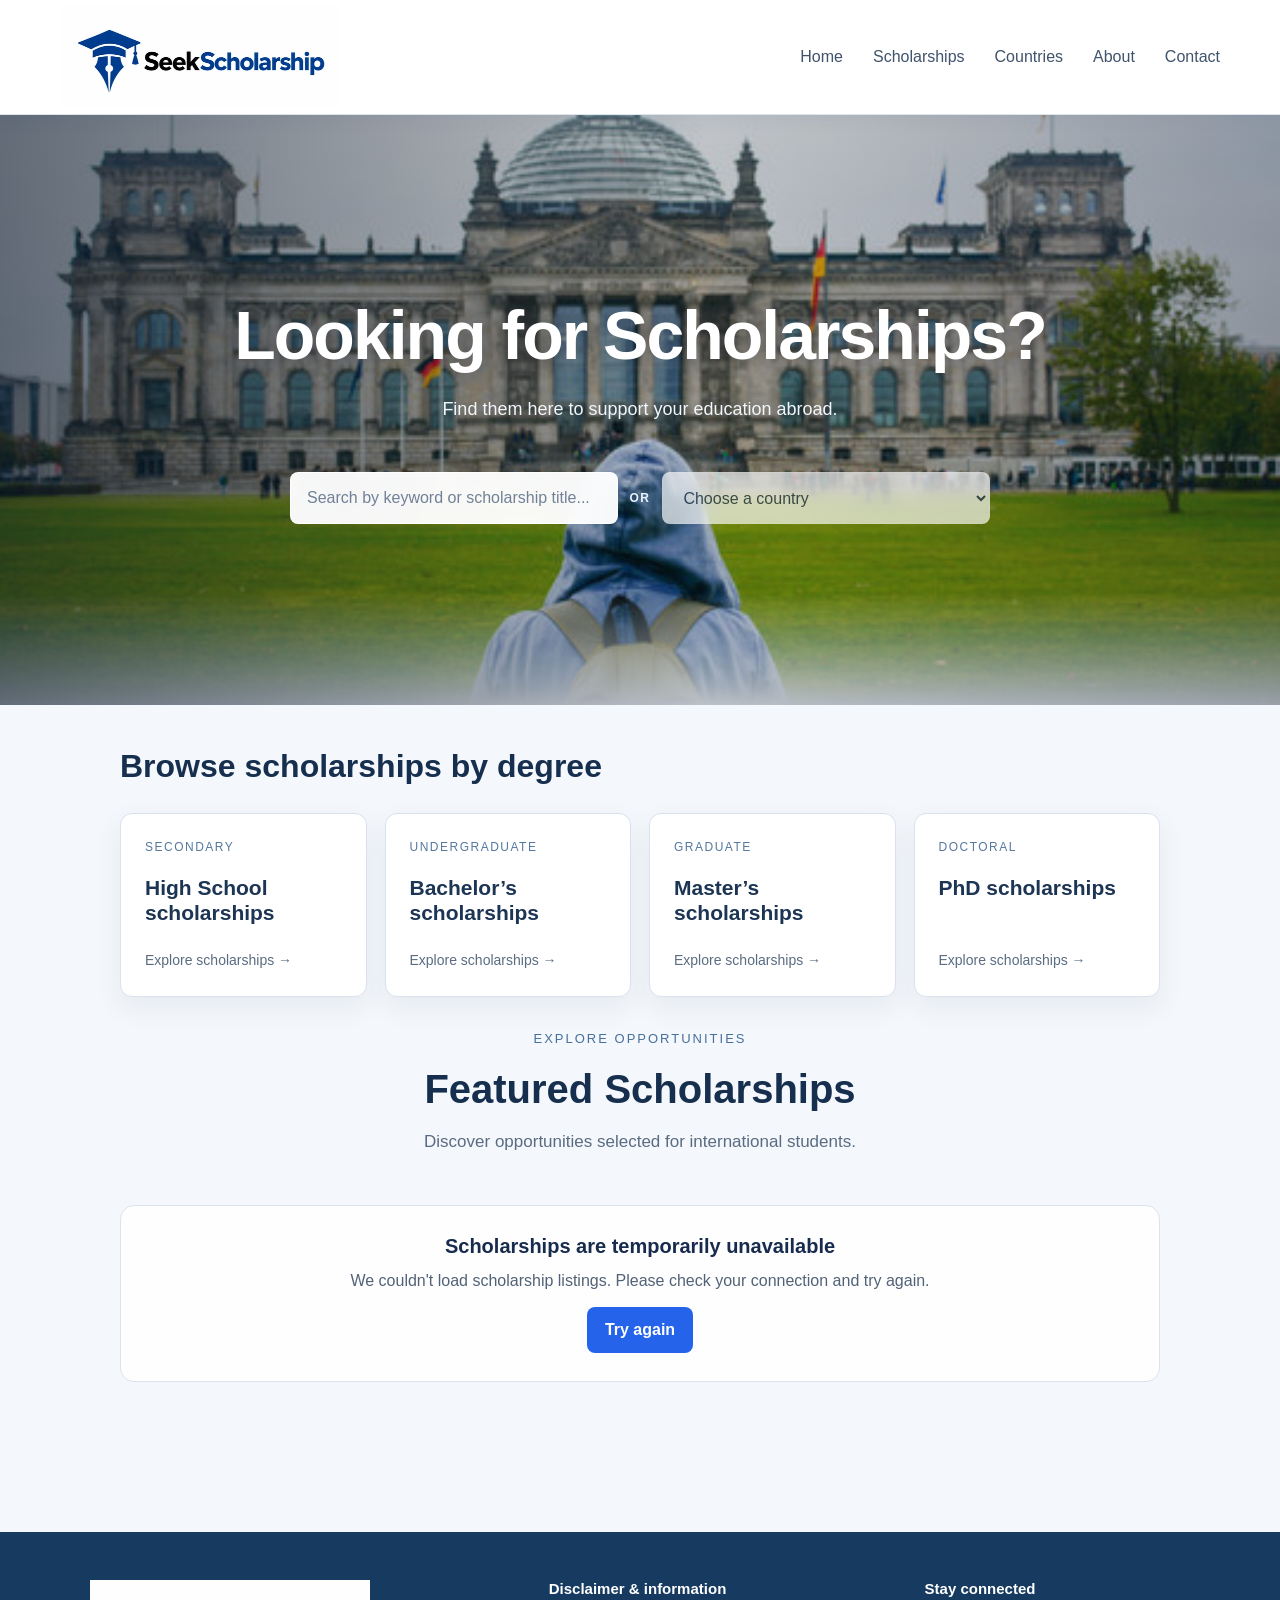
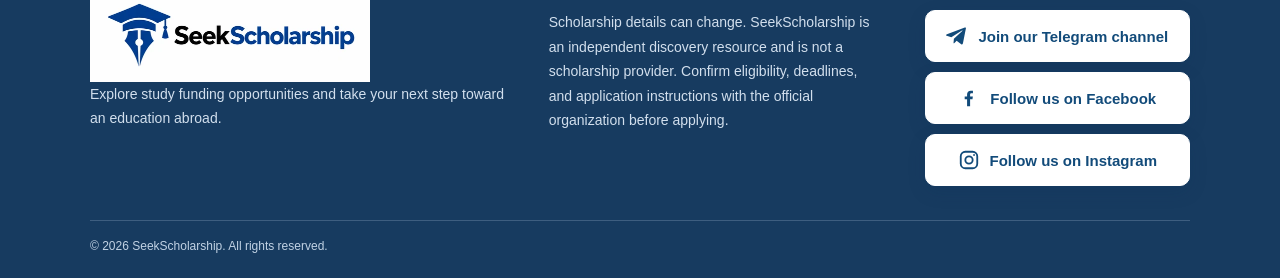
<file: index.html>
<!DOCTYPE html>
<html lang="en">
<head>
    <meta charset="UTF-8">
    <meta name="viewport" content="width=device-width, initial-scale=1.0">
    
    <meta name="description" content="Looking for Scholarships? Find them here to support your education abroad.">
    <link rel="icon" type="image/png" sizes="192x192" href="/favicon.png">
    <link rel="icon" type="image/x-icon" sizes="16x16 32x32 48x48" href="/favicon.ico">
    <link rel="apple-touch-icon" sizes="180x180" href="/apple-touch-icon.png">
    <title>SeekScholarship | Find Scholarships Worldwide</title>
    <link rel="canonical" href="https://seekscholarship.com/">
    <meta property="og:type" content="website">
    <meta property="og:site_name" content="SeekScholarship">
    <meta property="og:title" content="SeekScholarship | Find Scholarships Worldwide">
    <meta property="og:description" content="Looking for Scholarships? Find them here to support your education abroad.">
    <meta property="og:url" content="https://seekscholarship.com/">
    <meta property="og:image" content="https://seekscholarship.com/HomePhoto.jpeg">
    <meta property="og:image:alt" content="A student exploring an educational opportunity">

    <link rel="stylesheet" href="css/style.css">
    <script defer data-rest-only="true" src="js/supabase-client.js"></script>
    <script defer src="js/deadline-utils.js"></script>
    <script defer src="js/home-data.js"></script>
    <script defer src="js/script.js"></script>
</head>

<body>

    <nav class="site-nav" aria-label="Main navigation">
        <a class="logo" href="/" aria-label="SeekScholarship home"><img class="site-logo-full" src="LogPhoto.webp" alt="SeekScholarship" width="560" height="203"></a>
        <button class="mobile-menu-toggle" type="button" aria-controls="site-navigation" aria-expanded="false" aria-label="Open navigation menu"><span aria-hidden="true">☰</span><span>Menu</span></button>
        <div class="nav-links" id="site-navigation">
            <a href="/">Home</a>
            <div class="nav-dropdown scholarships-dropdown">
                <a href="scholarships" class="nav-dropdown-title">Scholarships</a>
                <button class="nav-category-toggle" type="button" aria-controls="scholarship-category-menu" aria-expanded="false" aria-label="Show scholarship categories"><span aria-hidden="true">⌄</span></button>
                <div class="dropdown-menu" id="scholarship-category-menu">
                    <a href="scholarships?degree=high-school">High School Scholarships</a>
                    <a href="scholarships?degree=bachelor">Bachelor Scholarships</a>
                    <a href="scholarships?degree=master">Master Scholarships</a>
                    <a href="scholarships?degree=phd">PhD Scholarships</a>
                </div>
            </div>
            <a href="countries">Countries</a>
            <div class="nav-dropdown about-dropdown">
                <span class="nav-dropdown-title" tabindex="0" aria-disabled="true">About</span>
                <div class="dropdown-menu">
                    <span class="nav-disabled-item" aria-disabled="true">About SeekScholarship</span>
                    <span class="nav-disabled-item" aria-disabled="true">Our Team</span>
                </div>
            </div>
            <a href="contact">Contact</a>
        </div>
    </nav>

<main>
<section class="hero">
    <h1>Looking for Scholarships?</h1>

    <p class="hero-intro">Find them here to support your education abroad.</p>

    <div class="home-search search-container">

        <div class="search-box">
            <input
                type="text"
                placeholder="Search by keyword or scholarship title..."
                aria-label="Search scholarships by keyword or title"
            >
        </div>

        <span class="search-divider" aria-hidden="true">OR</span>

        <div class="country-search-box">
            <select id="country-search" aria-label="Choose an awarding country" disabled>
                    <option value="">Choose a country</option>
                </select>
        </div>

    </div>
</section>

<section class="degree-browse" aria-labelledby="degree-browse-title">
    <div class="degree-browse-heading">
        <h2 id="degree-browse-title">Browse scholarships by degree</h2>
    </div>

    <div class="degree-grid">
        <a class="degree-card" href="scholarships?degree=high-school">
            <span class="degree-card-level">SECONDARY</span>
            <h3>High School scholarships</h3>
            <span class="degree-card-link">Explore scholarships <span aria-hidden="true">→</span></span>
        </a>
        <a class="degree-card" href="scholarships?degree=bachelor">
            <span class="degree-card-level">UNDERGRADUATE</span>
            <h3>Bachelor’s scholarships</h3>
            <span class="degree-card-link">Explore scholarships <span aria-hidden="true">→</span></span>
        </a>
        <a class="degree-card" href="scholarships?degree=master">
            <span class="degree-card-level">GRADUATE</span>
            <h3>Master’s scholarships</h3>
            <span class="degree-card-link">Explore scholarships <span aria-hidden="true">→</span></span>
        </a>
        <a class="degree-card" href="scholarships?degree=phd">
            <span class="degree-card-level">DOCTORAL</span>
            <h3>PhD scholarships</h3>
            <span class="degree-card-link">Explore scholarships <span aria-hidden="true">→</span></span>
        </a>
    </div>
</section>

<section class="scholarships home-results">

    <div class="section-heading">
        <p class="section-label">EXPLORE OPPORTUNITIES</p>
        <h2>Featured Scholarships</h2>
        <p>Discover opportunities selected for international students.</p>
    </div>

    <div class="scholarship-grid" id="scholarship-grid" aria-live="polite" aria-busy="true"><p class="scholarship-loading" role="status">Loading scholarships...</p></div>
</section>

</main>



    <footer class="site-footer">
        <div class="site-footer-inner">
            <section class="site-footer-brand" aria-labelledby="footer-brand-title">
                <h2 id="footer-brand-title"><img class="footer-site-logo-full" src="LogPhoto.webp" alt="SeekScholarship" width="280" height="101" loading="lazy" decoding="async"></h2>
                <p>Explore study funding opportunities and take your next step toward an education abroad.</p>
            </section>
            <section aria-labelledby="footer-info-title">
                <h3 id="footer-info-title">Disclaimer &amp; information</h3>
                <p>Scholarship details can change. SeekScholarship is an independent discovery resource and is not a scholarship provider. Confirm eligibility, deadlines, and application instructions with the official organization before applying.</p>
            </section>
            <section aria-labelledby="footer-social-title">
                <h3 id="footer-social-title">Stay connected</h3>
                <div class="footer-social-buttons">
    <a class="footer-telegram-button" href="https://t.me/SeekScholarship" target="_blank" rel="noopener noreferrer">
        <svg viewBox="0 0 24 24" width="22" height="22" aria-hidden="true"><path fill="currentColor" d="M21.8 3.2 18.5 20c-.2 1.2-.9 1.5-1.9.9l-5-3.7-2.4 2.3c-.3.3-.5.5-1 .5l.4-5.1L18 6.4c.4-.4-.1-.6-.6-.3L5.8 13.4l-5-1.6c-1.1-.3-1.1-1.1.2-1.6L20.5 2.7c.9-.3 1.6.2 1.3.5Z"/></svg>
        Join our Telegram channel
    </a>
    <a class="footer-telegram-button" href="https://www.facebook.com/share/1eS2E47UjV/" target="_blank" rel="noopener noreferrer">
        <svg viewBox="0 0 24 24" width="22" height="22" aria-hidden="true"><path fill="currentColor" d="M13.2 21v-7.7h2.6l.4-3h-3V8.4c0-.9.3-1.5 1.5-1.5h1.6V4.2c-.3 0-1.3-.1-2.4-.1-2.4 0-4 1.5-4 4.1v2.1H7.3v3h2.6V21h3.3Z"/></svg>
        Follow us on Facebook
    </a>
    <a class="footer-telegram-button" href="https://www.instagram.com/seek_scholarship?xtok=MWgxaWhzdXZtdDBydA==" target="_blank" rel="noopener noreferrer">
        <svg viewBox="0 0 24 24" width="22" height="22" aria-hidden="true"><rect x="3" y="3" width="18" height="18" rx="5" fill="none" stroke="currentColor" stroke-width="2"/><circle cx="12" cy="12" r="4" fill="none" stroke="currentColor" stroke-width="2"/><circle cx="17.5" cy="6.5" r="1" fill="currentColor"/></svg>
        Follow us on Instagram
    </a>
</div>
            </section>
        </div>
        <div class="site-footer-bottom">© 2026 SeekScholarship. All rights reserved.</div>
    </footer>
<script src="js/navigation.js"></script>
</body>
</html>
</file>
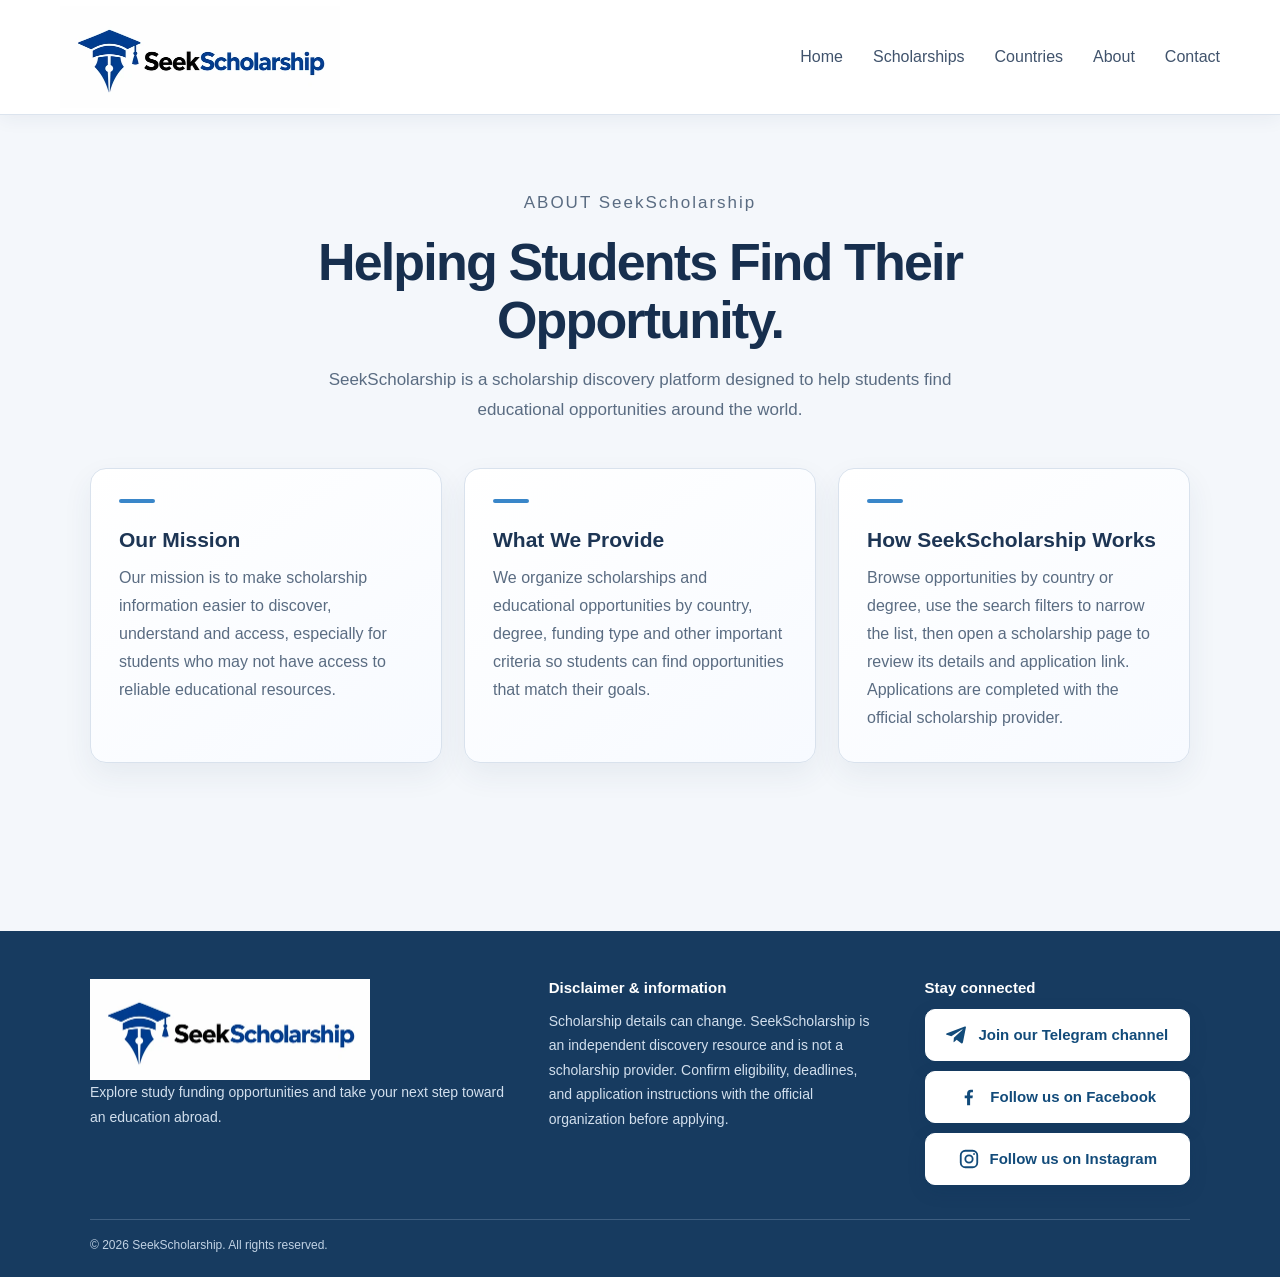
<file: about.html>
<!DOCTYPE html>
<html lang="en">

<head>
    <meta charset="UTF-8">
    <meta name="viewport" content="width=device-width, initial-scale=1.0">

    
    <meta name="description" content="Learn how SeekScholarship helps students discover international scholarship opportunities and plan their next educational step.">
    <link rel="icon" type="image/png" sizes="192x192" href="/favicon.png">
    <link rel="icon" type="image/x-icon" sizes="16x16 32x32 48x48" href="/favicon.ico">
    <link rel="apple-touch-icon" sizes="180x180" href="/apple-touch-icon.png"><title>About SeekScholarship | Our Mission</title>
    <link rel="canonical" href="https://seekscholarship.com/about">
    <meta property="og:type" content="website">
    <meta property="og:site_name" content="SeekScholarship">
    <meta property="og:title" content="About SeekScholarship | Our Mission">
    <meta property="og:description" content="Learn how SeekScholarship helps students discover international scholarship opportunities and plan their next educational step.">
    <meta property="og:url" content="https://seekscholarship.com/about">
    <meta property="og:image" content="https://seekscholarship.com/HomePhoto.jpeg">
    <meta property="og:image:alt" content="A student exploring an educational opportunity">

    <link rel="stylesheet" href="css/style.css">
</head>

<body>

    <nav class="site-nav" aria-label="Main navigation">
        <a class="logo" href="/" aria-label="SeekScholarship home"><img class="site-logo-full" src="LogPhoto.webp" alt="SeekScholarship" width="560" height="203"></a>
        <button class="mobile-menu-toggle" type="button" aria-controls="site-navigation" aria-expanded="false" aria-label="Open navigation menu"><span aria-hidden="true">☰</span><span>Menu</span></button>
        <div class="nav-links" id="site-navigation">
            <a href="/">Home</a>
            <div class="nav-dropdown scholarships-dropdown">
                <a href="scholarships" class="nav-dropdown-title">Scholarships</a>
                <button class="nav-category-toggle" type="button" aria-controls="scholarship-category-menu" aria-expanded="false" aria-label="Show scholarship categories"><span aria-hidden="true">⌄</span></button>
                <div class="dropdown-menu" id="scholarship-category-menu">
                    <a href="scholarships?degree=high-school">High School Scholarships</a>
                    <a href="scholarships?degree=bachelor">Bachelor Scholarships</a>
                    <a href="scholarships?degree=master">Master Scholarships</a>
                    <a href="scholarships?degree=phd">PhD Scholarships</a>
                </div>
            </div>
            <a href="countries">Countries</a>
            <div class="nav-dropdown about-dropdown">
                <span class="nav-dropdown-title" tabindex="0" aria-disabled="true">About</span>
                <div class="dropdown-menu">
                    <span class="nav-disabled-item" aria-disabled="true">About SeekScholarship</span>
                    <span class="nav-disabled-item" aria-disabled="true">Our Team</span>
                </div>
            </div>
            <a href="contact">Contact</a>
        </div>
    </nav>


    <main class="about-page">

        <section class="page-header">

            <p class="section-label">ABOUT SeekScholarship</p>

            <h1>Helping Students Find Their Opportunity.</h1>

            <p>
                SeekScholarship is a scholarship discovery platform designed
                to help students find educational opportunities around
                the world.
            </p>

        </section>


        <section class="about-content" aria-label="About SeekScholarship">

            <article>
                <h2>Our Mission</h2>

                <p>
                    Our mission is to make scholarship information easier
                    to discover, understand and access, especially for
                    students who may not have access to reliable
                    educational resources.
                </p>
            </article>


            <article>
                <h2>What We Provide</h2>

                <p>
                    We organize scholarships and educational opportunities
                    by country, degree, funding type and other important
                    criteria so students can find opportunities that match
                    their goals.
                </p>
            </article>


            <article>
                <h2>How SeekScholarship Works</h2>

                <p>
                    Browse opportunities by country or degree, use the
                    search filters to narrow the list, then open a
                    scholarship page to review its details and application
                    link. Applications are completed with the official
                    scholarship provider.
                </p>
            </article>

        </section>

    </main>

    <footer class="site-footer">
        <div class="site-footer-inner">
            <section class="site-footer-brand" aria-labelledby="footer-brand-title">
                <h2 id="footer-brand-title"><img class="footer-site-logo-full" src="LogPhoto.webp" alt="SeekScholarship" width="280" height="101" loading="lazy" decoding="async"></h2>
                <p>Explore study funding opportunities and take your next step toward an education abroad.</p>
            </section>
            <section aria-labelledby="footer-info-title">
                <h3 id="footer-info-title">Disclaimer &amp; information</h3>
                <p>Scholarship details can change. SeekScholarship is an independent discovery resource and is not a scholarship provider. Confirm eligibility, deadlines, and application instructions with the official organization before applying.</p>
            </section>
            <section aria-labelledby="footer-social-title">
                <h3 id="footer-social-title">Stay connected</h3>
                <div class="footer-social-buttons">
    <a class="footer-telegram-button" href="https://t.me/SeekScholarship" target="_blank" rel="noopener noreferrer">
        <svg viewBox="0 0 24 24" width="22" height="22" aria-hidden="true"><path fill="currentColor" d="M21.8 3.2 18.5 20c-.2 1.2-.9 1.5-1.9.9l-5-3.7-2.4 2.3c-.3.3-.5.5-1 .5l.4-5.1L18 6.4c.4-.4-.1-.6-.6-.3L5.8 13.4l-5-1.6c-1.1-.3-1.1-1.1.2-1.6L20.5 2.7c.9-.3 1.6.2 1.3.5Z"/></svg>
        Join our Telegram channel
    </a>
    <a class="footer-telegram-button" href="https://www.facebook.com/share/1eS2E47UjV/" target="_blank" rel="noopener noreferrer">
        <svg viewBox="0 0 24 24" width="22" height="22" aria-hidden="true"><path fill="currentColor" d="M13.2 21v-7.7h2.6l.4-3h-3V8.4c0-.9.3-1.5 1.5-1.5h1.6V4.2c-.3 0-1.3-.1-2.4-.1-2.4 0-4 1.5-4 4.1v2.1H7.3v3h2.6V21h3.3Z"/></svg>
        Follow us on Facebook
    </a>
    <a class="footer-telegram-button" href="https://www.instagram.com/seek_scholarship?xtok=MWgxaWhzdXZtdDBydA==" target="_blank" rel="noopener noreferrer">
        <svg viewBox="0 0 24 24" width="22" height="22" aria-hidden="true"><rect x="3" y="3" width="18" height="18" rx="5" fill="none" stroke="currentColor" stroke-width="2"/><circle cx="12" cy="12" r="4" fill="none" stroke="currentColor" stroke-width="2"/><circle cx="17.5" cy="6.5" r="1" fill="currentColor"/></svg>
        Follow us on Instagram
    </a>
</div>
            </section>
        </div>
        <div class="site-footer-bottom">© 2026 SeekScholarship. All rights reserved.</div>
    </footer>
<script src="js/navigation.js"></script>
</body>

</html>
</file>
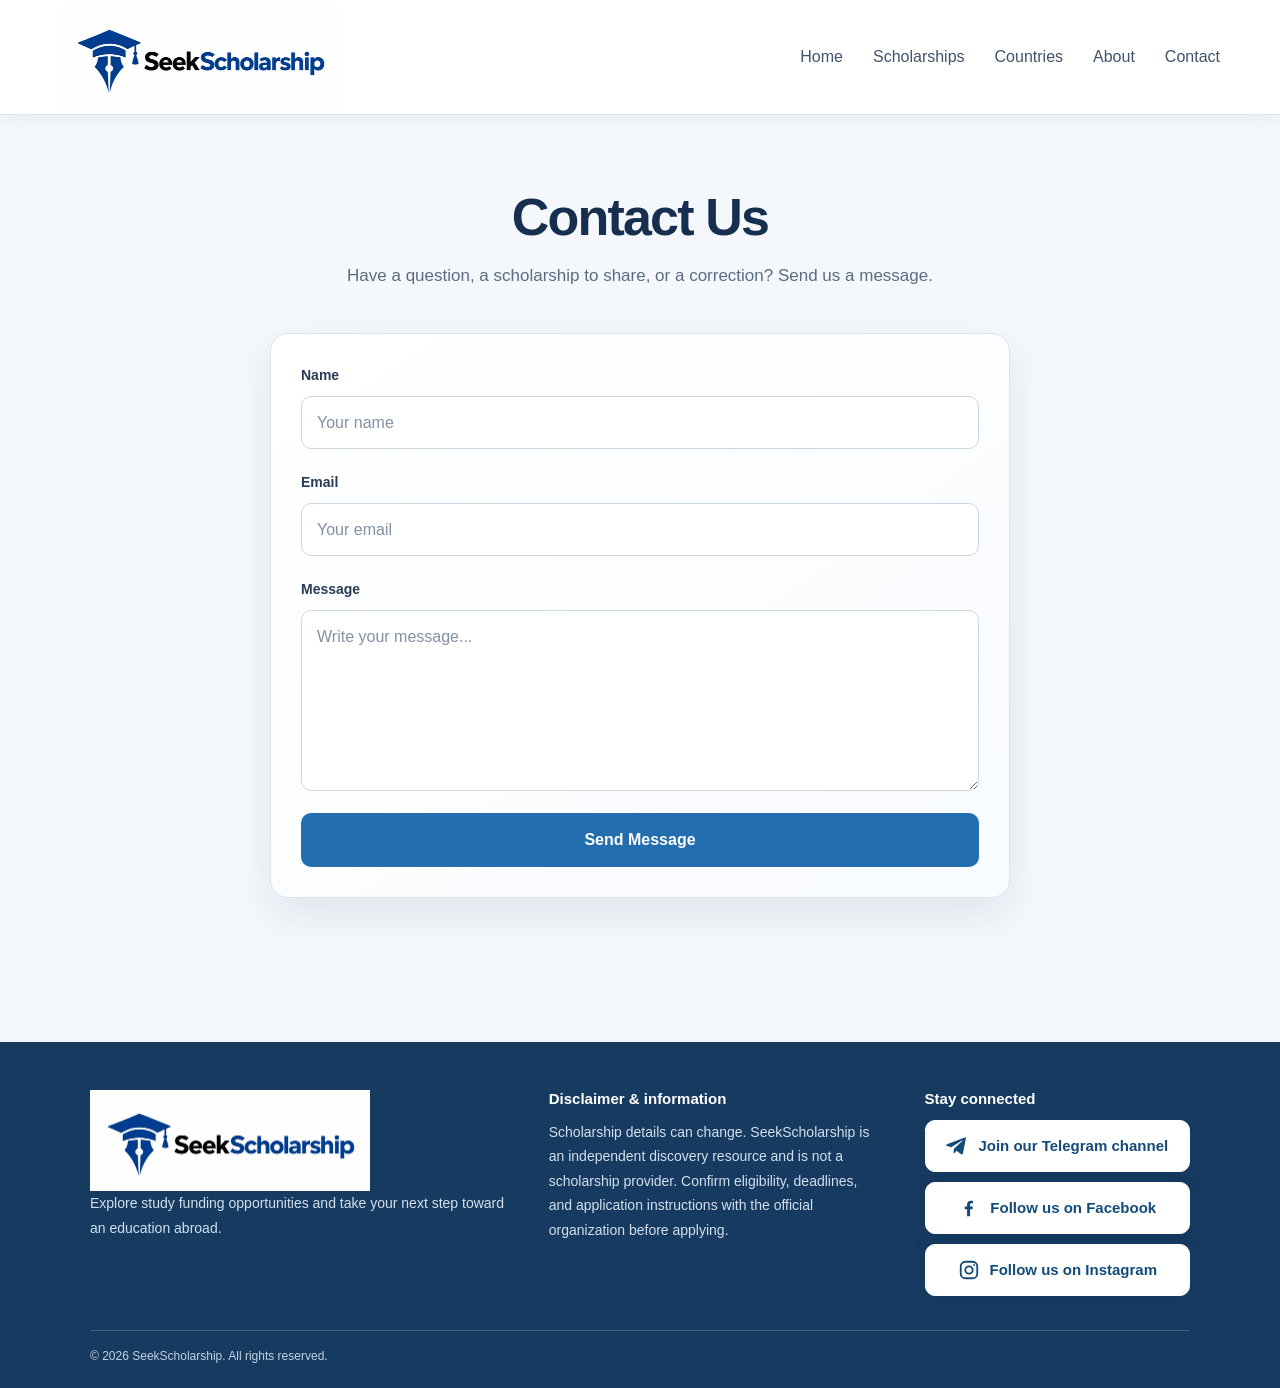
<file: contact.html>
<!DOCTYPE html>
<html lang="en">

<head>
    <meta charset="UTF-8">
    <meta name="viewport" content="width=device-width, initial-scale=1.0">

    
    <meta name="description" content="Contact SeekScholarship with questions, scholarship updates, corrections, or feedback.">
    <link rel="icon" type="image/png" sizes="192x192" href="/favicon.png">
    <link rel="icon" type="image/x-icon" sizes="16x16 32x32 48x48" href="/favicon.ico">
    <link rel="apple-touch-icon" sizes="180x180" href="/apple-touch-icon.png"><title>Contact SeekScholarship</title>
    <link rel="canonical" href="https://seekscholarship.com/contact">
    <meta property="og:type" content="website">
    <meta property="og:site_name" content="SeekScholarship">
    <meta property="og:title" content="Contact SeekScholarship">
    <meta property="og:description" content="Contact SeekScholarship with questions, scholarship updates, corrections, or feedback.">
    <meta property="og:url" content="https://seekscholarship.com/contact">
    <meta property="og:image" content="https://seekscholarship.com/HomePhoto.jpeg">
    <meta property="og:image:alt" content="A student exploring an educational opportunity">

    <link rel="stylesheet" href="css/style.css">
</head>

<body>

    <nav class="site-nav" aria-label="Main navigation">
        <a class="logo" href="/" aria-label="SeekScholarship home"><img class="site-logo-full" src="LogPhoto.webp" alt="SeekScholarship" width="560" height="203"></a>
        <button class="mobile-menu-toggle" type="button" aria-controls="site-navigation" aria-expanded="false" aria-label="Open navigation menu"><span aria-hidden="true">☰</span><span>Menu</span></button>
        <div class="nav-links" id="site-navigation">
            <a href="/">Home</a>
            <div class="nav-dropdown scholarships-dropdown">
                <a href="scholarships" class="nav-dropdown-title">Scholarships</a>
                <button class="nav-category-toggle" type="button" aria-controls="scholarship-category-menu" aria-expanded="false" aria-label="Show scholarship categories"><span aria-hidden="true">⌄</span></button>
                <div class="dropdown-menu" id="scholarship-category-menu">
                    <a href="scholarships?degree=high-school">High School Scholarships</a>
                    <a href="scholarships?degree=bachelor">Bachelor Scholarships</a>
                    <a href="scholarships?degree=master">Master Scholarships</a>
                    <a href="scholarships?degree=phd">PhD Scholarships</a>
                </div>
            </div>
            <a href="countries">Countries</a>
            <div class="nav-dropdown about-dropdown">
                <span class="nav-dropdown-title" tabindex="0" aria-disabled="true">About</span>
                <div class="dropdown-menu">
                    <span class="nav-disabled-item" aria-disabled="true">About SeekScholarship</span>
                    <span class="nav-disabled-item" aria-disabled="true">Our Team</span>
                </div>
            </div>
            <a href="contact">Contact</a>
        </div>
    </nav>


    <main class="contact-page">

        <section class="page-header">



            <h1>Contact Us</h1>

            <p>
                Have a question, a scholarship to share, or a correction? Send us a message.
            </p>

        </section>


        <section class="contact-section" aria-label="Send SeekScholarship a message">
<div class="contact-form-column">
                <form id="contact-form" action="https://formspree.io/f/xqparagr" method="POST">
                    <input type="hidden" name="_subject" value="New SeekScholarship contact message">
                    <div class="contact-honeypot" aria-hidden="true">
                        <label for="contact-website">Leave this field empty</label>
                        <input type="text" id="contact-website" name="_gotcha" tabindex="-1" autocomplete="off">
                    </div>

                    <div class="form-group">
                        <label for="name">Name</label>
                        <input type="text" id="name" name="name" placeholder="Your name" autocomplete="name" required>
                    </div>
                    <div class="form-group">
                        <label for="email">Email</label>
                        <input type="email" id="email" name="email" placeholder="Your email" autocomplete="email" required>
                    </div>
                    <div class="form-group">
                        <label for="message">Message</label>
                        <textarea id="message" name="message" rows="6" placeholder="Write your message..." required></textarea>
                    </div>

                    <button type="submit">Send Message</button>
                </form>
                <p id="form-message" role="status" aria-live="polite"></p>
            </div>
        </section>

    </main>

<script src="js/script.js"></script>

    <footer class="site-footer">
        <div class="site-footer-inner">
            <section class="site-footer-brand" aria-labelledby="footer-brand-title">
                <h2 id="footer-brand-title"><img class="footer-site-logo-full" src="LogPhoto.webp" alt="SeekScholarship" width="280" height="101" loading="lazy" decoding="async"></h2>
                <p>Explore study funding opportunities and take your next step toward an education abroad.</p>
            </section>
            <section aria-labelledby="footer-info-title">
                <h3 id="footer-info-title">Disclaimer &amp; information</h3>
                <p>Scholarship details can change. SeekScholarship is an independent discovery resource and is not a scholarship provider. Confirm eligibility, deadlines, and application instructions with the official organization before applying.</p>
            </section>
            <section aria-labelledby="footer-social-title">
                <h3 id="footer-social-title">Stay connected</h3>
                <div class="footer-social-buttons">
    <a class="footer-telegram-button" href="https://t.me/SeekScholarship" target="_blank" rel="noopener noreferrer">
        <svg viewBox="0 0 24 24" width="22" height="22" aria-hidden="true"><path fill="currentColor" d="M21.8 3.2 18.5 20c-.2 1.2-.9 1.5-1.9.9l-5-3.7-2.4 2.3c-.3.3-.5.5-1 .5l.4-5.1L18 6.4c.4-.4-.1-.6-.6-.3L5.8 13.4l-5-1.6c-1.1-.3-1.1-1.1.2-1.6L20.5 2.7c.9-.3 1.6.2 1.3.5Z"/></svg>
        Join our Telegram channel
    </a>
    <a class="footer-telegram-button" href="https://www.facebook.com/share/1eS2E47UjV/" target="_blank" rel="noopener noreferrer">
        <svg viewBox="0 0 24 24" width="22" height="22" aria-hidden="true"><path fill="currentColor" d="M13.2 21v-7.7h2.6l.4-3h-3V8.4c0-.9.3-1.5 1.5-1.5h1.6V4.2c-.3 0-1.3-.1-2.4-.1-2.4 0-4 1.5-4 4.1v2.1H7.3v3h2.6V21h3.3Z"/></svg>
        Follow us on Facebook
    </a>
    <a class="footer-telegram-button" href="https://www.instagram.com/seek_scholarship?xtok=MWgxaWhzdXZtdDBydA==" target="_blank" rel="noopener noreferrer">
        <svg viewBox="0 0 24 24" width="22" height="22" aria-hidden="true"><rect x="3" y="3" width="18" height="18" rx="5" fill="none" stroke="currentColor" stroke-width="2"/><circle cx="12" cy="12" r="4" fill="none" stroke="currentColor" stroke-width="2"/><circle cx="17.5" cy="6.5" r="1" fill="currentColor"/></svg>
        Follow us on Instagram
    </a>
</div>
            </section>
        </div>
        <div class="site-footer-bottom">© 2026 SeekScholarship. All rights reserved.</div>
    </footer>
<script src="js/navigation.js"></script>
</body>
</html>
</file>
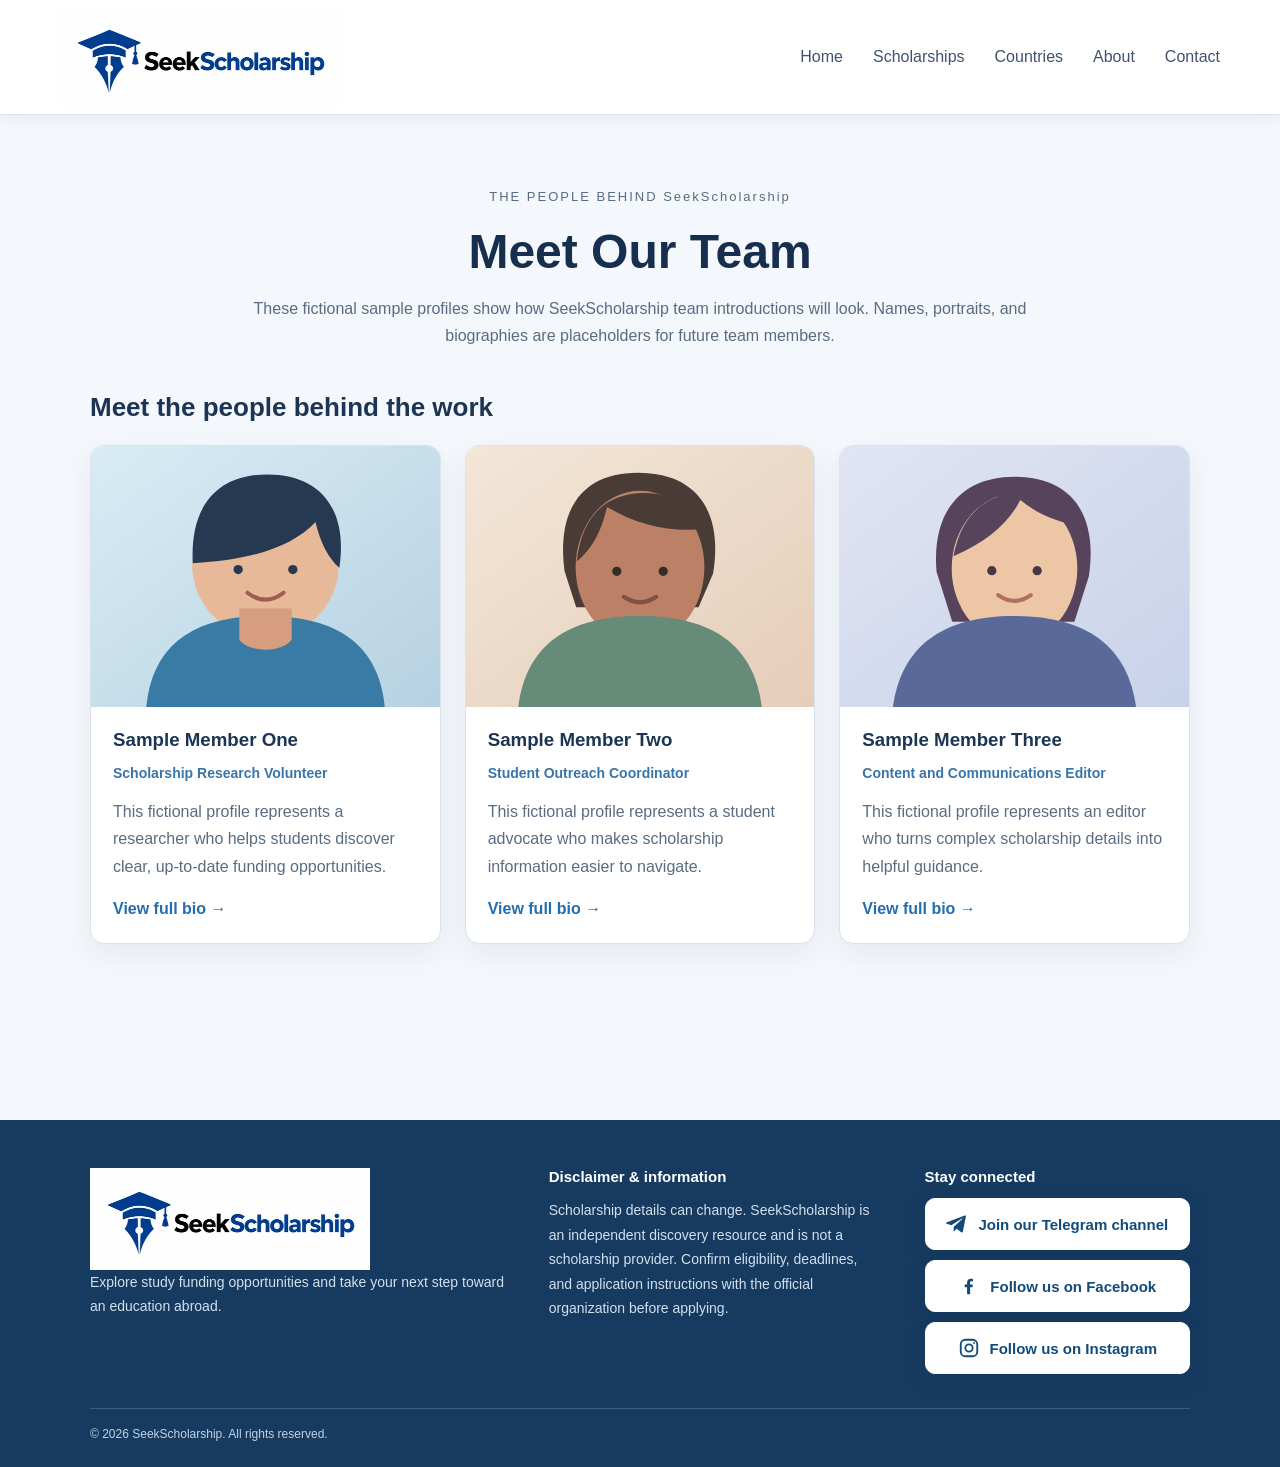
<file: team.html>
<!DOCTYPE html>
<html lang="en">
<head>
    <meta charset="UTF-8">
    <meta name="viewport" content="width=device-width, initial-scale=1.0">
    
    <meta name="description" content="Meet the people behind SeekScholarship and learn about the team supporting scholarship discovery for students.">
    <link rel="icon" type="image/png" sizes="192x192" href="/favicon.png">
    <link rel="icon" type="image/x-icon" sizes="16x16 32x32 48x48" href="/favicon.ico">
    <link rel="apple-touch-icon" sizes="180x180" href="/apple-touch-icon.png"><title>Our Team | SeekScholarship</title>
    <link rel="canonical" href="https://seekscholarship.com/team">
    <meta property="og:type" content="website">
    <meta property="og:site_name" content="SeekScholarship">
    <meta property="og:title" content="Our Team | SeekScholarship">
    <meta property="og:description" content="Meet the people behind SeekScholarship and learn about the team supporting scholarship discovery for students.">
    <meta property="og:url" content="https://seekscholarship.com/team">
    <meta property="og:image" content="https://seekscholarship.com/HomePhoto.jpeg">
    <meta property="og:image:alt" content="A student exploring an educational opportunity">
    <link rel="stylesheet" href="css/style.css">
</head>
<body>
    <nav class="site-nav" aria-label="Main navigation">
        <a class="logo" href="/" aria-label="SeekScholarship home"><img class="site-logo-full" src="LogPhoto.webp" alt="SeekScholarship" width="560" height="203"></a>
        <button class="mobile-menu-toggle" type="button" aria-controls="site-navigation" aria-expanded="false" aria-label="Open navigation menu"><span aria-hidden="true">☰</span><span>Menu</span></button>
        <div class="nav-links" id="site-navigation">
            <a href="/">Home</a>
            <div class="nav-dropdown scholarships-dropdown">
                <a href="scholarships" class="nav-dropdown-title">Scholarships</a>
                <button class="nav-category-toggle" type="button" aria-controls="scholarship-category-menu" aria-expanded="false" aria-label="Show scholarship categories"><span aria-hidden="true">⌄</span></button>
                <div class="dropdown-menu" id="scholarship-category-menu">
                    <a href="scholarships?degree=high-school">High School Scholarships</a>
                    <a href="scholarships?degree=bachelor">Bachelor Scholarships</a>
                    <a href="scholarships?degree=master">Master Scholarships</a>
                    <a href="scholarships?degree=phd">PhD Scholarships</a>
                </div>
            </div>
            <a href="countries">Countries</a>
            <div class="nav-dropdown about-dropdown">
                <span class="nav-dropdown-title" tabindex="0" aria-disabled="true">About</span>
                <div class="dropdown-menu">
                    <span class="nav-disabled-item" aria-disabled="true">About SeekScholarship</span>
                    <span class="nav-disabled-item" aria-disabled="true">Our Team</span>
                </div>
            </div>
            <a href="contact">Contact</a>
        </div>
    </nav>

    <main class="team-page">
        <section class="page-header">
            <p class="section-label">THE PEOPLE BEHIND SeekScholarship</p>
            <h1>Meet Our Team</h1>
            <p>These fictional sample profiles show how SeekScholarship team introductions will look. Names, portraits, and biographies are placeholders for future team members.</p>
        </section>

        <section class="team-roster" aria-labelledby="team-roster-heading">
            <h2 id="team-roster-heading">Meet the people behind the work</h2>
            <div class="team-member-grid">
                <article class="team-member-card" id="sample-member-one">
                    <img class="team-member-portrait" src="images/team-placeholder-one.svg" alt="Illustrated placeholder portrait for Sample Member One">
                    <div class="team-member-copy">
                        <h3>Sample Member One</h3>
                        <p class="team-member-role">Scholarship Research Volunteer</p>
                        <p>This fictional profile represents a researcher who helps students discover clear, up-to-date funding opportunities.</p>
                        <details class="team-member-more"><summary>View full bio <span aria-hidden="true">→</span></summary><p>Sample Member One reviews scholarship announcements, application timelines, and eligibility details. This placeholder biography will be replaced with the real team member’s introduction.</p></details>
                    </div>
                </article>
                <article class="team-member-card" id="sample-member-two">
                    <img class="team-member-portrait" src="images/team-placeholder-two.svg" alt="Illustrated placeholder portrait for Sample Member Two">
                    <div class="team-member-copy">
                        <h3>Sample Member Two</h3>
                        <p class="team-member-role">Student Outreach Coordinator</p>
                        <p>This fictional profile represents a student advocate who makes scholarship information easier to navigate.</p>
                        <details class="team-member-more"><summary>View full bio <span aria-hidden="true">→</span></summary><p>Sample Member Two focuses on understanding student needs and making SeekScholarship resources welcoming and useful. This placeholder biography will be replaced with the real team member’s introduction.</p></details>
                    </div>
                </article>
                <article class="team-member-card" id="sample-member-three">
                    <img class="team-member-portrait" src="images/team-placeholder-three.svg" alt="Illustrated placeholder portrait for Sample Member Three">
                    <div class="team-member-copy">
                        <h3>Sample Member Three</h3>
                        <p class="team-member-role">Content and Communications Editor</p>
                        <p>This fictional profile represents an editor who turns complex scholarship details into helpful guidance.</p>
                        <details class="team-member-more"><summary>View full bio <span aria-hidden="true">→</span></summary><p>Sample Member Three helps keep SeekScholarship’s writing concise, accessible, and accurate for students planning their next step. This placeholder biography will be replaced with the real team member’s introduction.</p></details>
                    </div>
                </article>
            </div>
        </section>
    </main>

    <footer class="site-footer">
        <div class="site-footer-inner">
            <section class="site-footer-brand" aria-labelledby="footer-brand-title">
                <h2 id="footer-brand-title"><img class="footer-site-logo-full" src="LogPhoto.webp" alt="SeekScholarship" width="280" height="101" loading="lazy" decoding="async"></h2>
                <p>Explore study funding opportunities and take your next step toward an education abroad.</p>
            </section>
            <section aria-labelledby="footer-info-title">
                <h3 id="footer-info-title">Disclaimer &amp; information</h3>
                <p>Scholarship details can change. SeekScholarship is an independent discovery resource and is not a scholarship provider. Confirm eligibility, deadlines, and application instructions with the official organization before applying.</p>
            </section>
            <section aria-labelledby="footer-social-title">
                <h3 id="footer-social-title">Stay connected</h3>
                <div class="footer-social-buttons">
    <a class="footer-telegram-button" href="https://t.me/SeekScholarship" target="_blank" rel="noopener noreferrer">
        <svg viewBox="0 0 24 24" width="22" height="22" aria-hidden="true"><path fill="currentColor" d="M21.8 3.2 18.5 20c-.2 1.2-.9 1.5-1.9.9l-5-3.7-2.4 2.3c-.3.3-.5.5-1 .5l.4-5.1L18 6.4c.4-.4-.1-.6-.6-.3L5.8 13.4l-5-1.6c-1.1-.3-1.1-1.1.2-1.6L20.5 2.7c.9-.3 1.6.2 1.3.5Z"/></svg>
        Join our Telegram channel
    </a>
    <a class="footer-telegram-button" href="https://www.facebook.com/share/1eS2E47UjV/" target="_blank" rel="noopener noreferrer">
        <svg viewBox="0 0 24 24" width="22" height="22" aria-hidden="true"><path fill="currentColor" d="M13.2 21v-7.7h2.6l.4-3h-3V8.4c0-.9.3-1.5 1.5-1.5h1.6V4.2c-.3 0-1.3-.1-2.4-.1-2.4 0-4 1.5-4 4.1v2.1H7.3v3h2.6V21h3.3Z"/></svg>
        Follow us on Facebook
    </a>
    <a class="footer-telegram-button" href="https://www.instagram.com/seek_scholarship?xtok=MWgxaWhzdXZtdDBydA==" target="_blank" rel="noopener noreferrer">
        <svg viewBox="0 0 24 24" width="22" height="22" aria-hidden="true"><rect x="3" y="3" width="18" height="18" rx="5" fill="none" stroke="currentColor" stroke-width="2"/><circle cx="12" cy="12" r="4" fill="none" stroke="currentColor" stroke-width="2"/><circle cx="17.5" cy="6.5" r="1" fill="currentColor"/></svg>
        Follow us on Instagram
    </a>
</div>
            </section>
        </div>
        <div class="site-footer-bottom">© 2026 SeekScholarship. All rights reserved.</div>
    </footer>
<script src="js/navigation.js"></script>
</body>
</html>
</file>
<file: css/style.css>
/* ================================
   GLOBAL STYLES
================================ */

* {
    box-sizing: border-box;
}

html {
    scroll-behavior: smooth;
}

body {
    margin: 0;
    background: #0f172a;
    color: #f8fafc;
    font-family: Arial, Helvetica, sans-serif;
    line-height: 1.6;
}

h1,
h2,
h3,
p {
    margin-top: 0;
}

h1,
h2,
h3 {
    line-height: 1.2;
}

p {
    color: #cbd5e1;
}

a {
    color: inherit;
}

button,
input,
select,
textarea {
    font: inherit;
}
/* ================================
   NAVIGATION
================================ */

nav {
    position: sticky;
    top: 0;
    z-index: 1000;

    display: flex;
    justify-content: space-between;
    align-items: center;

    width: 100%;
    padding: 18px 60px;

    background: rgba(15, 23, 42, 0.94);
    border-bottom: 1px solid #334155;

    backdrop-filter: blur(12px);
}

.logo {
    font-size: 23px;
    font-weight: 800;
    letter-spacing: 1px;
    color: #ffffff;
}

.nav-links {
    display: flex;
    align-items: center;
    gap: 28px;
}

.nav-links a {
    position: relative;

    color: #cbd5e1;
    text-decoration: none;
    font-size: 15px;
    font-weight: 500;

    transition: color 0.2s ease;
}

.nav-links a:hover {
    color: #ffffff;
}

.logo {
    font-size: 24px;
    font-weight: bold;
}

.nav-links {
    display: flex;
    gap: 30px;
}

.nav-links a {
    color: #cbd5e1;
    text-decoration: none;
    font-size: 16px;
}

.nav-links a:hover {
    color: white;
}
/* ================================
   HOMEPAGE HERO
================================ */

.hero {
    position: relative;
    isolation: isolate;
    display: flex;
    min-height: 590px;
    flex-direction: column;
    justify-content: center;
    align-items: center;
    max-width: none;
    margin: 0;
    padding: 110px 30px 105px;
    text-align: center;
    background-image:
        linear-gradient(90deg, rgba(8, 15, 30, 0.78), rgba(8, 15, 30, 0.40) 55%, rgba(8, 15, 30, 0.52)),
        linear-gradient(0deg, #0f172a 0%, transparent 24%, transparent 78%, rgba(15, 23, 42, 0.15)),
        url("../HomePhoto.jpeg");
    background-position: center 54%;
    background-size: cover;
    background-repeat: no-repeat;
}

.hero > * {
    position: relative;
    z-index: 1;
}

.hero-label {
    margin-bottom: 18px;

    color: #94a3b8;
    font-size: 13px;
    font-weight: 700;
    letter-spacing: 2.5px;
    text-transform: uppercase;
}

.hero h1 {
    max-width: 850px;
    margin: 0 auto 24px;

    font-size: clamp(42px, 6vw, 68px);
    line-height: 1.05;
    letter-spacing: -2px;
}

.hero-description {
    max-width: 680px;
    margin: 0 auto 35px;

    color: #94a3b8;
    font-size: 19px;
    line-height: 1.7;
}

.explore-button {
    display: inline-block;
    color: white;
    text-decoration: none;
    border: 1px solid #475569;
    padding: 14px 25px;
    margin-top: 10px;
}

.explore-button:hover {
    background-color: #1e293b;
}
.scholarships {
    max-width: 1100px;
    margin: 150px auto;
    padding: 0 30px;
}

.section-heading {
    text-align: center;
    margin-bottom: 50px;
}

.section-label {
    font-size: 13px;
    letter-spacing: 2px;
    color: #94a3b8;
}

.section-heading h2 {
    font-size: 40px;
    margin: 15px 0;
}

.section-heading > p:last-child {
    color: #94a3b8;
    font-size: 17px;
}

.scholarship-grid {
    display: grid;
    grid-template-columns: repeat(3, minmax(0, 1fr));
    gap: 20px;
}

@media (max-width: 1000px) {
    .scholarship-grid {
        grid-template-columns: repeat(2, minmax(0, 1fr));
    }
}

.scholarship-card {
    display: flex;
    flex-direction: column;
    position: relative;
    overflow: hidden;
    border: 1px solid #334155;
    border-radius: 14px;
    padding: 24px;
    background: linear-gradient(145deg, rgba(30, 41, 59, 0.9), rgba(15, 23, 42, 0.96));
    text-align: left;
    box-shadow: 0 12px 30px rgba(2, 6, 23, 0.16);
    transition: transform 0.22s ease, border-color 0.22s ease, box-shadow 0.22s ease;
}

.scholarship-card:hover {
    transform: translateY(-4px);
    border-color: #64748b;
    box-shadow: 0 18px 38px rgba(2, 6, 23, 0.3);
}

.card-top {
    display: flex;
    justify-content: space-between;
    align-items: center;
    gap: 14px;
    margin-bottom: 22px;
}

.country {
    color: #cbd5e1;
    font-size: 14px;
    font-weight: 600;
    letter-spacing: 0.2px;
}

.funding {
    border: 1px solid rgba(148, 163, 184, 0.3);
    border-radius: 999px;
    padding: 5px 11px;
    background: rgba(15, 23, 42, 0.55);
    color: #dbeafe;
    font-size: 12px;
    font-weight: 600;
    line-height: 1.4;
}

.scholarship-card h3 {
    margin-bottom: 12px;
    color: #f8fafc;
    font-size: 23px;
    letter-spacing: -0.35px;
}

.scholarship-card > p {
    color: #94a3b8;
    font-size: 15px;
    line-height: 1.75;
    margin-bottom: 24px;
}

.deadline {
    border-top: 1px solid rgba(71, 85, 105, 0.65);
    border-bottom: 1px solid rgba(71, 85, 105, 0.65);
    padding: 13px 0;
    margin-bottom: 22px;
    margin-top: auto;
}

.deadline span {
    display: block;
    color: #94a3b8;
    font-size: 11px;
    font-weight: 700;
    letter-spacing: 1.1px;
    margin-bottom: 4px;
    text-transform: uppercase;
}

.deadline strong {
    color: #e2e8f0;
    font-size: 14px;
    font-weight: 600;
}

.view-button {
    display: inline-block;
    border: 1px solid rgba(148, 163, 184, 0.35);
    border-radius: 8px;
    padding: 10px 14px;
    background: rgba(51, 65, 85, 0.35);
    color: #f8fafc;
    text-decoration: none;
    font-size: 14px;
    font-weight: 700;
    transition: background-color 0.2s ease, border-color 0.2s ease, color 0.2s ease;
    white-space: nowrap;
    align-self: flex-start;
    margin-top: auto;
}

.view-button:hover,
.view-button:focus-visible {
    border-color: #94a3b8;
    background: #334155;
    color: #ffffff;
}

.view-button:focus-visible {
    outline: 2px solid #93c5fd;
    outline-offset: 3px;
}

@media (prefers-reduced-motion: reduce) {
    .scholarship-card,
    .view-button {
        transition: none;
    }
}
@media (max-width: 768px) {

    nav {
        padding: 20px;
    }

    .nav-links {
        gap: 15px;
    }

    .nav-links a {
        font-size: 14px;
    }

    .hero {
        min-height: 540px;
        padding: 90px 20px 100px;
        background-position: center center;
    }

    .hero h1 {
        font-size: 42px;
    }

    .hero-description {
        font-size: 17px;
    }

    .scholarships {
        margin: 100px auto;
        padding: 0 20px;
    }

    .scholarship-grid {
        grid-template-columns: 1fr;
    }

    .section-heading h2 {
        font-size: 32px;
    }
}

.scholarships-page .scholarship-search-row .search-divider {
    color: #ffffff;
    font-size: 18px;
    letter-spacing: 1.5px;
}

body.has-active-scholarship-filter .degree-browse,
body.has-active-scholarship-filter .home-results .section-heading,
body.has-active-scholarship-filter .home-results .section-title,
body.has-active-scholarship-filter .scholarships-results .section-heading {
    display: none;
}

body.has-active-scholarship-filter .home-results {
    margin: 40px auto 90px;
}

body.has-active-scholarship-filter .scholarships-page .scholarships-results {
    margin-top: 52px;
}

body.has-active-scholarship-filter .scholarships-page .search-divider {
    color: #ffffff;
    font-size: 18px;
}
.scholarship-page {
    max-width: 1040px;
    margin: 76px auto 110px;
    padding: 0 32px;
}

.scholarship-page h1 {
    max-width: 850px;
    margin: 14px 0 20px;
    color: #f8fafc;
    font-size: clamp(40px, 6vw, 62px);
    letter-spacing: -1.8px;
    overflow-wrap: anywhere;
}

.page-intro {
    max-width: 760px;
    margin-bottom: 0;
    color: #cbd5e1;
    font-size: 18px;
    line-height: 1.8;
}

.scholarship-info {
    display: grid;
    grid-template-columns: repeat(4, 1fr);
    gap: 14px;
    margin: 42px 0 48px;
}

.scholarship-info div {
    min-width: 0;
    border: 1px solid #334155;
    border-radius: 12px;
    padding: 19px 20px;
    background: linear-gradient(145deg, rgba(30, 41, 59, 0.92), rgba(15, 23, 42, 0.9));
}

.scholarship-info span {
    display: block;
    margin-bottom: 7px;
    color: #94a3b8;
    font-size: 11px;
    font-weight: 700;
    letter-spacing: 1.1px;
    text-transform: uppercase;
}

.scholarship-info strong {
    display: block;
    color: #f1f5f9;
    font-size: 15px;
    line-height: 1.5;
    overflow-wrap: anywhere;
}

.details-section {
    margin-top: 18px;
    border: 1px solid #334155;
    border-radius: 14px;
    padding: 28px 30px;
    background: rgba(30, 41, 59, 0.58);
    box-shadow: 0 12px 30px rgba(2, 6, 23, 0.12);
}

.details-section h2 {
    display: flex;
    align-items: center;
    gap: 12px;
    margin-bottom: 16px;
    color: #f8fafc;
    font-size: 23px;
    letter-spacing: -0.35px;
}

.details-section h2::before {
    width: 4px;
    height: 24px;
    flex: 0 0 4px;
    border-radius: 99px;
    background: #60a5fa;
    content: "";
}

.details-section p,
.details-section li {
    color: #cbd5e1;
    font-size: 15px;
    line-height: 1.8;
}

.details-section p:last-of-type {
    margin-bottom: 0;
}

.details-section ul {
    display: grid;
    gap: 10px;
    margin: 0;
    padding-left: 22px;
}

.details-section li {
    padding-left: 4px;
}

.details-section li::marker {
    color: #60a5fa;
}

.apply-button {
    display: inline-flex;
    min-height: 48px;
    align-items: center;
    justify-content: center;
    margin-top: 22px;
    border: 1px solid #60a5fa;
    border-radius: 9px;
    padding: 11px 20px;
    background: #2563eb;
    color: #ffffff;
    font-size: 15px;
    font-weight: 700;
    text-decoration: none;
    transition: background-color 0.2s ease, border-color 0.2s ease, transform 0.2s ease;
}

.apply-button:hover,
.apply-button:focus-visible {
    transform: translateY(-1px);
    border-color: #93c5fd;
    background: #1d4ed8;
}

.apply-button:focus-visible {
    outline: 2px solid #bfdbfe;
    outline-offset: 3px;
}

@media (max-width: 768px) {

    .scholarship-page {
        margin: 54px auto 80px;
        padding: 0 22px;
    }

    .page-intro {
        font-size: 17px;
    }

    .scholarship-info {
        grid-template-columns: 1fr 1fr;
        gap: 11px;
        margin: 32px 0 36px;
    }

    .scholarship-info div {
        padding: 16px;
    }

    .details-section {
        padding: 24px 22px;
    }
}

@media (max-width: 480px) {
    .scholarship-page {
        padding: 0 18px;
    }

    .scholarship-info {
        grid-template-columns: 1fr;
    }

    .details-section {
        border-radius: 11px;
        padding: 21px 18px;
    }

    .details-section h2 {
        font-size: 20px;
    }

    .apply-button {
        width: 100%;
    }
}

.scholarship-hero-banner {
    position: relative;
    isolation: isolate;
    display: flex;
    min-height: 350px;
    align-items: center;
    background-image:
        linear-gradient(90deg, rgba(8, 28, 50, 0.48), rgba(8, 28, 50, 0.19) 58%, rgba(8, 28, 50, 0.24)),
        linear-gradient(0deg, rgba(8, 28, 50, 0.16), rgba(8, 28, 50, 0.12)),
        url("../BackgroundImage1.jpeg");
    background-position: center 48%;
    background-size: cover;
    background-repeat: no-repeat;
}

.scholarship-hero-banner[hidden],
.scholarship-page[hidden] {
    display: none !important;
}

.scholarship-hero-content {
    width: 100%;
    max-width: 1104px;
    margin: 0 auto;
    padding: 58px 32px;
}

.scholarship-hero-content .hero-label {
    margin-bottom: 14px;
    color: #f1f7fd;
    text-shadow: 0 2px 12px rgba(4, 19, 35, 0.6);
}

.scholarship-hero-content h1 {
    max-width: 850px;
    margin: 0;
    color: #ffffff;
    font-size: clamp(40px, 6vw, 62px);
    letter-spacing: -1.8px;
    line-height: 1.08;
    overflow-wrap: anywhere;
    text-shadow: 0 3px 24px rgba(4, 19, 35, 0.52);
}

.scholarship-page {
    margin-top: 42px;
}

@media (max-width: 768px) {
    .scholarship-hero-banner {
        min-height: 300px;
        background-position: center;
    }

    .scholarship-hero-content {
        padding: 48px 22px;
    }

    .scholarship-page {
        margin-top: 32px;
    }
}

@media (max-width: 480px) {
    .scholarship-hero-banner {
        min-height: 250px;
    }
}

/* Photo headers for scholarship and country discovery pages */
.scholarships-page {
    overflow: hidden;
}

.scholarships-hero {
    width: 100vw;
    min-height: 480px;
    margin-left: calc(50% - 50vw);
    padding: 42px 24px 34px;
    background-image:
        linear-gradient(90deg, rgba(12, 32, 55, 0.30), rgba(12, 32, 55, 0.14) 55%, rgba(12, 32, 55, 0.25)),
        linear-gradient(0deg, #f4f7fb 0%, transparent 19%, transparent 82%, rgba(255, 255, 255, 0.12)),
        url("../Scholarships.jpg");
    background-position: center 48%;
    background-size: cover;
}

.scholarships-hero .page-header {
    max-width: 850px;
    margin: 18px auto 24px;
    text-align: center;
}

.scholarships-hero .page-header h1,
.scholarships-hero .page-header p {
    color: #ffffff;
    text-shadow: 0 2px 16px rgba(5, 20, 36, 0.45);
}

.scholarships-hero .page-header h1 {
    font-size: clamp(38px, 5vw, 54px);
}

.scholarships-hero .scholarship-search-row {
    display: grid;
    grid-template-columns: minmax(0, 1fr);
    gap: 12px;
    max-width: 760px;
    margin: 0 auto;
}

.scholarships-hero .search-divider {
    justify-self: center;
    color: #ffffff;
    text-shadow: 0 2px 10px rgba(5, 20, 36, 0.65);
}

.scholarship-filter-row {
    display: grid;
    grid-template-columns: repeat(2, minmax(0, 1fr));
    gap: 12px;
}

.scholarships-hero .clear-filters {
    width: fit-content;
    margin: 18px auto 0;
    border-color: rgba(255, 255, 255, 0.75);
    background: rgba(255, 255, 255, 0.9);
    color: #245d91;
}

.scholarships-hero .clear-filters:hover {
    border-color: #ffffff;
    background: #ffffff;
}

.scholarships-results {
    margin-top: 58px;
}

.countries-page .countries-hero {
    display: flex;
    width: 100vw;
    min-height: 520px;
    flex-direction: column;
    justify-content: center;
    margin: 0 0 58px calc(50% - 50vw);
    padding: 72px 24px;
    background-image:
        linear-gradient(90deg, rgba(7, 24, 43, 0.28), rgba(7, 24, 43, 0.12) 55%, rgba(7, 24, 43, 0.25)),
        linear-gradient(0deg, rgba(7, 24, 43, 0.2), rgba(7, 24, 43, 0.08)),
        url("../CountriesPhoto.jpeg");
    background-position: center 47%;
    background-size: cover;
}

.countries-hero h1,
.countries-hero p {
    color: #ffffff;
    text-shadow: 0 2px 16px rgba(5, 20, 36, 0.52);
}

.countries-hero .section-label {
    color: #eff7ff;
}

.countries-grid {
    padding: 0 24px;
}

@media (max-width: 768px) {
    .scholarships-hero {
        min-height: 470px;
        padding: 32px 20px;
        background-position: center;
    }

    .scholarship-filter-row {
        grid-template-columns: 1fr;
    }

    .scholarships-results {
        margin-top: 42px;
    }

    .countries-page .countries-hero {
        min-height: 490px;
        margin-bottom: 42px;
        padding: 58px 22px;
        background-position: center;
    }
}

/* Page specific photo backdrops and the Scholarships search layout */
.scholarships-page {
    background-image:
        linear-gradient(180deg, rgba(241, 247, 253, 0.82), rgba(241, 247, 253, 0.94) 38%, rgba(241, 247, 253, 0.96)),
        url("../scholarships.jpg");
    background-position: center top;
    background-size: cover;
    background-repeat: no-repeat;
    padding: 1px 0 2px;
}

.scholarships-page .page-header {
    margin-top: 54px;
    margin-bottom: 34px;
    padding: 0 24px;
}

.scholarships-page .scholarships {
    margin: 0 auto 74px;
}

.scholarships-page .scholarship-search-row {
    display: grid;
    grid-template-columns: minmax(0, 1fr);
    gap: 12px;
    max-width: 760px;
    margin: 0 auto 28px;
}

.scholarships-page .search-divider {
    justify-self: center;
    color: #46709d;
}

.scholarship-filter-row {
    display: grid;
    grid-template-columns: repeat(2, minmax(0, 1fr));
    gap: 12px;
}

.scholarship-degree-filter {
    width: 100%;
    min-width: 0;
}

.scholarship-degree-filter select {
    display: block;
    width: 100%;
    height: 52px;
    padding: 0 16px;
    border: 1px solid #cbd7e5;
    border-radius: 8px;
    background: #ffffff;
    color: #20334d;
    font: 400 16px Arial, Helvetica, sans-serif;
}

.countries-page {
    position: relative;
    isolation: isolate;
    padding: 1px 30px 1px;
    background-image:
        linear-gradient(180deg, rgba(241, 247, 253, 0.76), rgba(241, 247, 253, 0.92) 42%, rgba(241, 247, 253, 0.96)),
        url("../CountriesPhoto.jpeg");
    background-position: center;
    background-size: cover;
    background-repeat: no-repeat;
}

.countries-page .page-header {
    margin-top: 60px;
}

.countries-page .country-card {
    background: rgba(255, 255, 255, 0.9);
    backdrop-filter: blur(8px);
}

@media (max-width: 768px) {
    .scholarships-page .page-header {
        margin-top: 42px;
    }

    .scholarship-filter-row {
        grid-template-columns: minmax(0, 1fr);
    }

    .countries-page {
        padding-right: 20px;
        padding-left: 20px;
    }
}

@media (prefers-reduced-motion: reduce) {
    .apply-button {
        transition: none;
    }
}

/* Keep the photographs confined to the discovery headers. */
.scholarships-page,
.countries-page {
    background-image: none;
}

.countries-page .countries-hero {
    min-height: 540px;
    margin-top: 0;
    margin-bottom: 58px;
    background-image:
        linear-gradient(90deg, rgba(7, 24, 43, 0.28), rgba(7, 24, 43, 0.12) 55%, rgba(7, 24, 43, 0.25)),
        linear-gradient(0deg, rgba(7, 24, 43, 0.2), rgba(7, 24, 43, 0.08)),
        url("../CountriesPhoto.jpeg");
}

.countries-hero h1,
.countries-hero p {
    color: #ffffff;
    text-shadow: 0 2px 16px rgba(5, 20, 36, 0.52);
}

.countries-hero .section-label {
    color: #eff7ff;
}

.countries-grid {
    margin-top: 0;
}

@media (max-width: 768px) {
    .countries-page .countries-hero {
        min-height: 500px;
        margin-bottom: 42px;
        padding: 58px 22px;
    }
}
.page-header {
    max-width: 800px;
    margin: 80px auto 50px;
    text-align: center;
}

.page-header h1 {
    font-size: 48px;
    margin: 15px 0;
}

.page-header p {
    color: #94a3b8;
    line-height: 1.7;
}

.scholarships-page > .page-header,
.countries-page > .page-header {
    position: relative;
    isolation: isolate;
    display: flex;
    min-height: 380px;
    max-width: none;
    flex-direction: column;
    justify-content: center;
    align-items: center;
    margin: 0;
    padding: 76px 24px;
    background-position: center 46%;
    background-size: cover;
    background-repeat: no-repeat;
}

.scholarships-page > .page-header {
    background-image:
        linear-gradient(90deg, rgba(11, 31, 53, 0.38), rgba(11, 31, 53, 0.2) 55%, rgba(11, 31, 53, 0.36)),
        linear-gradient(0deg, rgba(16, 42, 68, 0.42), rgba(16, 42, 68, 0.12)),
        url("../scholarships.jpg");
}

.countries-page > .page-header {
    background-image:
        linear-gradient(90deg, rgba(11, 31, 53, 0.28), rgba(11, 31, 53, 0.12) 55%, rgba(11, 31, 53, 0.3)),
        linear-gradient(0deg, rgba(16, 42, 68, 0.35), rgba(16, 42, 68, 0.08)),
        url("../CountriesPhoto.jpeg");
}

.scholarships-page > .page-header h1,
.countries-page > .page-header h1 {
    color: #ffffff;
    font-size: clamp(38px, 5vw, 56px);
    text-shadow: 0 2px 22px rgba(3, 18, 34, 0.62);
}

.scholarships-page > .page-header p,
.countries-page > .page-header p {
    max-width: 720px;
    color: #f3f8fd;
    font-size: 17px;
    text-shadow: 0 1px 12px rgba(3, 18, 34, 0.7);
}

.scholarships-page > .page-header .section-label,
.countries-page > .page-header .section-label {
    color: #e3f1ff;
}

.countries-grid {
    max-width: 1100px;
    margin: 0 auto 80px;
    display: grid;
    grid-template-columns: repeat(3, 1fr);
    gap: 20px;
}

/* Final spacing and full-photo framing for the discovery pages */
.scholarships-results {
    margin-top: 82px;
}

.countries-page .countries-hero {
    aspect-ratio: 643 / 361;
    min-height: 0;
    margin-bottom: 82px;
    background-size: cover;
    background-position: center;
}

.countries-page .countries-grid {
    margin-top: 0;
}

@media (max-width: 768px) {
    .scholarships-results {
        margin-top: 58px;
    }

    .countries-page .countries-hero {
        aspect-ratio: auto;
        min-height: 390px;
        margin-bottom: 58px;
        background-size: 100% 100%;
    }
}

.country-card {
    display: block;
    padding: 30px;
    background: #1e293b;
    border: 1px solid #334155;
    border-radius: 12px;
    color: white;
    text-decoration: none;
    transition: 0.2s;
}

.country-card:hover {
    transform: translateY(-4px);
}

.country-card h2 {
    margin-bottom: 10px;
}

.country-card p {
    color: #94a3b8;
}

#contact-form {
    display: flex;
    flex-direction: column;
    gap: 20px;
}

.form-group {
    display: flex;
    flex-direction: column;
    gap: 8px;
}

.form-group label {
    font-weight: bold;
}

.form-group input,
.form-group textarea {
    padding: 14px;
    background: #1e293b;
    border: 1px solid #334155;
    border-radius: 8px;
    color: white;
    font-size: 16px;
}

.form-group textarea {
    resize: vertical;
}

#contact-form button {
    padding: 14px 20px;
    background: white;
    color: #0f172a;
    border: none;
    border-radius: 8px;
    font-weight: bold;
    cursor: pointer;
}

#form-message {
    margin-top: 20px;
    text-align: center;
    color: #94a3b8;
}
.no-results {
    grid-column: 1 / -1;
    text-align: center;
    padding: 60px 20px;
    color: #94a3b8;
}

.no-results h3 {
    color: white;
    font-size: 24px;
    margin-bottom: 10px;
}
.scholarship-state {
    grid-column: 1 / -1;
    display: flex;
    flex-direction: column;
    align-items: center;
    justify-content: center;
    gap: 10px;
    min-height: 150px;
    margin: 0;
    padding: 28px 20px;
    border: 1px solid #dbe3ec;
    border-radius: 14px;
    background: rgba(255, 255, 255, 0.9);
    color: #475569;
    text-align: center;
}

.scholarship-state h3,
.scholarship-state p {
    margin: 0;
}

.scholarship-state h3 {
    color: #172b4d;
    font-size: 20px;
}

.scholarship-retry-button {
    margin-top: 4px;
    padding: 10px 18px;
    border: 0;
    border-radius: 8px;
    background: #2563eb;
    color: #fff;
    font: inherit;
    font-weight: 600;
    cursor: pointer;
}

.scholarship-retry-button:hover,
.scholarship-retry-button:focus-visible {
    background: #1d4ed8;
}

.scholarship-retry-button:disabled {
    cursor: wait;
    opacity: 0.7;
}
.section-title {
    max-width: 1100px;
    margin: 0 auto 30px;
    font-size: 30px;
}
.clear-filters {
    display: block;
    margin: 0 auto 40px;
    padding: 12px 20px;
    background: transparent;
    border: 1px solid #334155;
    border-radius: 8px;
    color: #94a3b8;
    cursor: pointer;
    font-size: 15px;
}

.clear-filters:hover {
    color: white;
    border-color: #64748b;
}
.nav-dropdown {
    position: relative;
}

.nav-dropdown-title {
    display: block;
}

.nav-dropdown > .nav-dropdown-title {
    color: #40536c;
    font-size: 16px;
    font-weight: 500;
    white-space: nowrap;
}

.about-dropdown > .nav-dropdown-title {
    cursor: default;
}

.about-dropdown:hover > .nav-dropdown-title,
.about-dropdown:focus-within > .nav-dropdown-title {
    color: #1768b3;
}

.nav-dropdown > .nav-dropdown-title:focus-visible {
    border-radius: 3px;
    outline: 2px solid #3986c9;
    outline-offset: 5px;
}

.dropdown-menu {
    display: none;
    position: absolute;
    top: 100%;
    left: 50%;
    transform: translateX(-50%);
    min-width: 230px;
    background: #1e293b;
    border: 1px solid #334155;
    border-radius: 8px;
    padding: 8px;
    z-index: 1000;
    box-shadow: 0 10px 25px rgba(0, 0, 0, 0.25);
}

.nav-dropdown:hover .dropdown-menu,
.nav-dropdown:focus-within .dropdown-menu {
    display: block;
}

.dropdown-menu a {
    display: block;
    padding: 11px 14px;
    color: white;
    text-decoration: none;
    border-radius: 6px;
    white-space: nowrap;
}

.dropdown-menu a:hover {
    background: #334155;
}

.dropdown-menu a:focus-visible {
    outline: 2px solid #3986c9;
    outline-offset: 2px;
}

.search-box input,
.scholarship-search input,
.scholarship-country-filter select,
.scholarship-degree-filter select,
.country-search-box select {
    display: block;
    width: 100%;
    height: 52px;
    min-width: 0;
    box-sizing: border-box;
    padding: 0 16px;
    background: #1e293b;
    border: 1px solid #334155;
    border-radius: 8px;
    color: white;
    font-size: 16px;
    font-family: inherit;
}

.search-box input::placeholder,
.scholarship-search input::placeholder {
    color: #94a3b8;
}

.home-search,
.scholarship-search-row {
    display: grid;
    grid-template-columns: repeat(2, minmax(0, 1fr));
    gap: 12px;
    width: 100%;
    max-width: 700px;
    box-sizing: border-box;
}

.home-search {
    margin: 30px auto 0;
    grid-template-columns: minmax(0, 1fr) auto minmax(0, 1fr);
    align-items: center;
}

.search-divider {
    color: #eaf3fc;
    font-size: 12px;
    font-weight: 700;
    letter-spacing: 1.4px;
}

.scholarship-search-row {
    margin: 0 auto 16px;
    grid-template-columns: minmax(0, 1fr);
    gap: 14px;
    align-items: stretch;
}

.scholarship-filter-row {
    display: grid;
    grid-template-columns: repeat(2, minmax(0, 1fr));
    gap: 12px;
}

.scholarship-search-row .search-divider {
    justify-self: center;
    color: #46709d;
}

.search-box,
.country-search-box,
.scholarship-search,
.scholarship-country-filter,
.scholarship-degree-filter {
    width: 100%;
    min-width: 0;
    box-sizing: border-box;
}

@media (max-width: 768px) {
    .scholarships-page > .page-header,
    .countries-page > .page-header {
        min-height: 320px;
        padding: 64px 22px;
        background-position: center;
    }

    .scholarship-search-row {
        grid-template-columns: minmax(0, 1fr);
    }

    .scholarship-filter-row {
        grid-template-columns: minmax(0, 1fr);
    }

    .scholarship-search-row .search-divider {
        justify-self: center;
        color: #46709d;
    }

    .home-search {
        grid-template-columns: minmax(0, 1fr);
        gap: 10px;
    }

    .search-divider {
        justify-self: center;
        color: #eaf3fc;
    }
}
.degree-browse {
    max-width: 1100px;
    margin: 42px auto 32px;
    padding: 0 30px;
}

.degree-browse + .scholarships {
    margin-top: 16px;
}

.degree-browse-heading {
    margin-bottom: 28px;
}

.degree-browse-heading h2 {
    margin: 12px 0;
    font-size: 32px;
}

.degree-browse-heading > p:last-child {
    color: #94a3b8;
    font-size: 17px;
}

.degree-grid {
    display: grid;
    grid-template-columns: repeat(4, minmax(0, 1fr));
    gap: 18px;
}

@media (min-width: 769px) and (max-width: 950px) {
    .degree-grid {
        grid-template-columns: repeat(2, minmax(0, 1fr));
    }
}

.degree-card {
    display: flex;
    min-height: 170px;
    flex-direction: column;
    align-items: flex-start;
    padding: 24px;
    background: #1e293b;
    border: 1px solid #334155;
    border-radius: 12px;
    color: white;
    text-align: left;
    text-decoration: none;
    transition: border-color 0.2s, transform 0.2s;
}

.degree-card:hover {
    border-color: #64748b;
    transform: translateY(-3px);
}

.degree-card-level {
    color: #94a3b8;
    font-size: 12px;
    letter-spacing: 1.5px;
}

.degree-card h3 {
    margin: 18px 0 auto;
    font-size: 21px;
}

.degree-card-link {
    margin-top: 24px;
    color: #cbd5e1;
    font-size: 14px;
}

@media (max-width: 768px) {
    .degree-browse {
        margin: 34px auto 32px;
        padding: 0 20px;
    }

    .degree-grid {
        grid-template-columns: 1fr;
    }
}

.hero .search-box input,
.hero .country-search-box select {
    background: rgba(15, 23, 42, 0.84);
    border-color: rgba(203, 213, 225, 0.35);
    backdrop-filter: blur(10px);
}

/* Bright SCHOLARLY theme */
body {
    background: #f4f7fb;
    color: #17263b;
}

p {
    color: #526276;
}

nav {
    background: rgba(255, 255, 255, 0.96);
    border-bottom-color: #dce4ee;
    box-shadow: 0 4px 18px rgba(30, 55, 90, 0.06);
}

.logo {
    color: #15345b;
}

.nav-links a {
    color: #40536c;
}

.nav-links a:hover {
    color: #1768b3;
}

.dropdown-menu {
    background: #ffffff;
    border-color: #dce4ee;
    box-shadow: 0 14px 30px rgba(30, 55, 90, 0.15);
}

.dropdown-menu a {
    color: #263c58;
}

.dropdown-menu a:hover {
    background: #edf5ff;
    color: #155da2;
}

.hero {
    background-image:
        linear-gradient(90deg, rgba(8, 22, 40, 0.62), rgba(8, 22, 40, 0.24) 55%, rgba(8, 22, 40, 0.38)),
        linear-gradient(0deg, #f4f7fb 0%, transparent 19%, transparent 82%, rgba(255, 255, 255, 0.12)),
        url("../HomePhoto.jpeg");
}

.hero > p {
    max-width: 720px;
    color: #f1f6fc;
    font-size: 18px;
    text-shadow: 0 1px 12px rgba(2, 10, 22, 0.25);
}

.hero h1 {
    color: #ffffff;
    text-shadow: 0 2px 22px rgba(2, 10, 22, 0.35);
}

.hero .search-box input,
.hero .country-search-box select {
    background: rgba(255, 255, 255, 0.96);
    border-color: rgba(255, 255, 255, 0.8);
    color: #20334d;
}

.hero .search-box input::placeholder {
    color: #718198;
}

.search-box input,
.scholarship-search input,
.scholarship-country-filter select,
.scholarship-degree-filter select,
.country-search-box select {
    background: #ffffff;
    border-color: #cbd7e5;
    color: #20334d;
}

.search-box input::placeholder,
.scholarship-search input::placeholder {
    color: #718198;
}

.country-search-box select,
.scholarship-country-filter select,
.scholarship-degree-filter select {
    font-family: Arial, Helvetica, sans-serif;
    font-size: 16px;
    font-style: normal;
    font-weight: 400;
    text-align: left;
}

.country-search-box select option,
.scholarship-country-filter select option,
.scholarship-degree-filter select option {
    font-family: Arial, Helvetica, sans-serif;
    font-size: 16px;
    font-style: normal;
    font-weight: 400;
}

.section-label,
.hero-label {
    color: #46709d;
}

.hero .hero-label {
    color: #e4f1ff;
}

.section-heading h2,
.degree-browse-heading h2,
.section-title,
.page-header h1,
.scholarship-page h1 {
    color: #172f4e;
}

.section-heading > p:last-child,
.degree-browse-heading > p:last-child,
.page-header p,
.page-intro {
    color: #5a6c82;
}

.scholarship-card,
.degree-card,
.country-card,
.about-content article {
    border-color: #d9e2ed;
    background: #ffffff;
    color: #20334d;
    box-shadow: 0 10px 28px rgba(37, 67, 105, 0.07);
}

.scholarship-card:hover,
.degree-card:hover,
.country-card:hover {
    border-color: #8fb6df;
    box-shadow: 0 16px 34px rgba(37, 67, 105, 0.13);
}

.scholarship-card h3,
.degree-card h3,
.country-card h2,
.about-content h2 {
    color: #1d3554;
}

.scholarship-card > p,
.degree-card-link,
.country-card p,
.about-content p {
    color: #5a6c82;
}

.degree-card-level {
    color: #55789e;
}

.funding {
    border-color: #c8dcf2;
    background: #edf6ff;
    color: #245d91;
}

.deadline {
    border-color: #e0e7ef;
}

.card-degree {
    margin: -5px 0 17px;
}

.card-degree span {
    display: block;
    margin-bottom: 4px;
    color: #6c7d91;
    font-size: 11px;
    font-weight: 700;
    letter-spacing: 1.1px;
    text-transform: uppercase;
}

.card-degree strong {
    color: #263c58;
    font-size: 14px;
    font-weight: 600;
    line-height: 1.5;
}

.deadline span {
    color: #6c7d91;
}

.deadline strong {
    color: #263c58;
}

.view-button {
    border-color: #c8d9ea;
    background: #f2f7fc;
    color: #245d91;
}

.view-button:hover,
.view-button:focus-visible {
    border-color: #8fb6df;
    background: #e4f1ff;
    color: #174e83;
}

.clear-filters {
    border-color: #cbd7e5;
    color: #405873;
}

.clear-filters:hover {
    border-color: #8fb6df;
    color: #174e83;
}

.scholarship-info div,
.details-section {
    border-color: #d9e2ed;
    background: #ffffff;
    box-shadow: 0 10px 28px rgba(37, 67, 105, 0.06);
}

.scholarship-info span,
.details-section p,
.details-section li {
    color: #526276;
}

.scholarship-info strong,
.details-section h2 {
    color: #1d3554;
}

.details-section h2::before {
    background: #3986c9;
}

.form-group label {
    color: #263c58;
}

.form-group input,
.form-group textarea {
    border-color: #cbd7e5;
    background: #ffffff;
    color: #20334d;
}

.form-group input::placeholder,
.form-group textarea::placeholder {
    color: #8291a4;
}

#contact-form button {
    background: #236eae;
    color: #ffffff;
}

#contact-form button:hover {
    background: #185b94;
}

#form-message {
    color: #526276;
}

#form-message:empty {
    display: none;
}

#form-message a {
    display: inline-block;
    margin-left: 4px;
    color: #236eae;
    font-weight: 700;
}

#form-message a:hover,
#form-message a:focus-visible {
    color: #174e83;
}

#form-message.form-message-error {
    color: #b42318;
}

#contact-form button:disabled {
    cursor: wait;
    opacity: 0.7;
}

.contact-privacy-note {
    margin: 12px 0 0;
    color: #6c7d91;
    font-size: 12px;
    line-height: 1.6;
}

.contact-honeypot {
    display: none;
}

.no-results {
    color: #526276;
}

.no-results h3 {
    color: #1d3554;
}

.site-footer {
    margin-top: 72px;
    padding: 48px max(24px, calc((100% - 1100px) / 2)) 22px;
    background: #173b60;
    color: #f2f7fc;
}

.site-footer-inner {
    display: grid;
    grid-template-columns: 1.25fr 1fr 0.8fr;
    gap: 44px;
    max-width: 1100px;
    margin: 0 auto;
}

.site-footer h2,
.site-footer h3 {
    margin-bottom: 12px;
    color: #ffffff;
}

.site-footer h2 {
    font-size: 21px;
    letter-spacing: 0.5px;
}

.site-footer h3 {
    font-size: 15px;
}

.site-footer p {
    margin-bottom: 0;
    color: #d2dfed;
    font-size: 14px;
    line-height: 1.75;
}

.site-footer-social-list {
    display: flex;
    flex-wrap: wrap;
    gap: 8px;
    margin: 0;
    padding: 0;
    list-style: none;
}

.site-footer-social-list li {
    border: 1px solid rgba(219, 234, 254, 0.28);
    border-radius: 999px;
    padding: 6px 10px;
    color: #e5effa;
    font-size: 12px;
}

.site-footer-bottom {
    max-width: 1100px;
    margin: 34px auto 0;
    border-top: 1px solid rgba(219, 234, 254, 0.2);
    padding-top: 16px;
    color: #c1d2e4;
    font-size: 12px;
}

@media (max-width: 768px) {
    .site-footer {
        margin-top: 54px;
        padding: 38px 22px 20px;
    }

    .site-footer-inner {
        grid-template-columns: 1fr 1fr;
        gap: 28px;
    }

    .site-footer-brand {
        grid-column: 1 / -1;
    }

    .contact-section {
        padding: 22px;
    }
}

@media (max-width: 480px) {
    .site-footer-inner {
        grid-template-columns: 1fr;
        gap: 22px;
    }

    .site-footer-brand {
        grid-column: auto;
    }
}

.team-page {
    min-height: 55vh;
    padding: 1px 24px 20px;
}

.team-page .page-header {
    max-width: 800px;
    margin: 70px auto 42px;
}

.team-roster {
    max-width: 1100px;
    margin: 0 auto 84px;
}

.team-roster > h2 {
    margin-bottom: 22px;
    color: #1d3554;
    font-size: 26px;
}

/* Refined layouts for the informational pages */
.about-page,
.contact-page {
    padding: 1px 24px 8px;
}

.about-page .page-header,
.contact-page .page-header {
    max-width: 760px;
    margin: 72px auto 42px;
}

.about-page .page-header h1,
.contact-page .page-header h1 {
    font-size: clamp(36px, 5vw, 52px);
    line-height: 1.12;
    letter-spacing: -0.035em;
}

.about-page .page-header p,
.contact-page .page-header p {
    max-width: 660px;
    margin: 0 auto;
    font-size: 17px;
    line-height: 1.8;
}

.about-content {
    max-width: 1100px;
    margin: 0 auto 88px;
    display: grid;
    grid-template-columns: repeat(3, minmax(0, 1fr));
    gap: 22px;
}

.about-content article {
    min-height: 235px;
    padding: 30px 28px;
    border: 1px solid #d9e2ed;
    border-radius: 16px;
    background: linear-gradient(145deg, #ffffff, #f7faff);
    box-shadow: 0 12px 30px rgba(37, 67, 105, 0.07);
}

.about-content article::before {
    content: "";
    display: block;
    width: 36px;
    height: 4px;
    margin-bottom: 24px;
    border-radius: 999px;
    background: #3986c9;
}

.about-content h2 {
    margin-bottom: 12px;
    color: #1d3554;
    font-size: 21px;
}

.about-content p {
    margin: 0;
    color: #5a6c82;
    line-height: 1.75;
}

.contact-section {
    max-width: 720px;
    margin: 0 auto 88px;
    padding: 36px;
    border: 1px solid #d9e2ed;
    border-radius: 18px;
    background: linear-gradient(145deg, #ffffff, #f8fbff);
    box-shadow: 0 16px 40px rgba(37, 67, 105, 0.09);
}

.contact-section #contact-form {
    gap: 22px;
}

.contact-section .form-group {
    gap: 9px;
}

.contact-section .form-group label {
    font-family: inherit;
    font-size: 14px;
    font-weight: 650;
}

.contact-section .form-group input,
.contact-section .form-group textarea {
    min-height: 48px;
    padding: 13px 15px;
    border-radius: 10px;
    font: inherit;
    transition: border-color 160ms ease, box-shadow 160ms ease;
}

.contact-section .form-group textarea {
    min-height: 150px;
    resize: vertical;
}

.contact-section .form-group input:focus,
.contact-section .form-group textarea:focus {
    border-color: #3986c9;
    outline: none;
    box-shadow: 0 0 0 3px rgba(57, 134, 201, 0.15);
}

.contact-section #contact-form button {
    min-height: 48px;
    border-radius: 10px;
    font: inherit;
    font-weight: 650;
    transition: background-color 160ms ease, transform 160ms ease;
}

.contact-section #contact-form button:hover {
    transform: translateY(-1px);
}

.contact-section #form-message {
    margin: 18px 0 0;
    font-weight: 600;
    line-height: 1.6;
}

.contact-section .contact-privacy-note {
    margin-top: 8px;
}

@media (max-width: 800px) {
    .about-content {
        grid-template-columns: 1fr;
        max-width: 640px;
        gap: 16px;
    }

    .about-content article {
        min-height: 0;
    }
}

@media (max-width: 600px) {
    .about-page,
    .contact-page {
        padding-right: 18px;
        padding-left: 18px;
    }

    .about-page .page-header,
    .contact-page .page-header {
        margin-top: 48px;
        margin-bottom: 32px;
    }

    .contact-section {
        padding: 24px 20px;
    }
}

/* Supabase backed admin workspace */
.admin-body {
    min-height: 100vh;
    background: #f3f7fb;
}

.admin-topbar {
    min-height: 70px;
    padding: 0 max(24px, calc((100% - 1180px) / 2));
    display: flex;
    align-items: center;
    justify-content: space-between;
    background: #173b60;
    color: #ffffff;
}

.admin-brand,
.admin-return-link {
    color: #ffffff;
    text-decoration: none;
}

.admin-brand {
    font-weight: 800;
    letter-spacing: 0.08em;
}

.admin-brand span {
    margin-left: 8px;
    color: #bddbf7;
    font-size: 11px;
    letter-spacing: 0.12em;
}

.admin-return-link {
    font-size: 14px;
}

.admin-shell {
    width: min(1180px, calc(100% - 40px));
    min-height: 72vh;
    margin: 46px auto 80px;
}

.admin-login-panel,
.admin-panel {
    border: 1px solid #d9e2ed;
    border-radius: 16px;
    background: #ffffff;
    box-shadow: 0 14px 36px rgba(37, 67, 105, 0.08);
}

.admin-login-panel {
    max-width: 480px;
    margin: 8vh auto 0;
    padding: 36px;
}

.admin-login-panel h1,
.admin-dashboard-heading h1 {
    margin: 8px 0 12px;
    color: #1d3554;
    font-size: clamp(30px, 4vw, 40px);
}

.admin-login-panel > p:not(.section-label),
#admin-account-label {
    color: #5a6c82;
    line-height: 1.65;
}

.admin-dashboard-heading {
    display: flex;
    align-items: center;
    justify-content: space-between;
    gap: 24px;
    margin-bottom: 28px;
}

.admin-dashboard-heading h1 {
    margin-bottom: 4px;
}

#admin-account-label {
    margin: 0;
    font-size: 14px;
}

.admin-panel {
    margin: 24px 0;
    padding: 30px;
}

.admin-panel-heading {
    margin-bottom: 24px;
}

.admin-panel-heading h2 {
    margin: 4px 0 0;
    color: #1d3554;
    font-size: 24px;
}

.admin-form {
    display: flex;
    flex-direction: column;
    gap: 12px;
}

.admin-form label {
    color: #263c58;
    font-size: 13px;
    font-weight: 700;
}

.admin-form label span {
    margin-left: 5px;
    color: #77889c;
    font-size: 11px;
    font-weight: 500;
}

.admin-form input:not([type="checkbox"]),
.admin-form textarea,
.admin-form select {
    width: 100%;
    min-height: 44px;
    padding: 10px 12px;
    border: 1px solid #cbd7e5;
    border-radius: 9px;
    background: #ffffff;
    color: #20334d;
    font: inherit;
}

.admin-form textarea {
    resize: vertical;
    line-height: 1.55;
}

.admin-form input:focus,
.admin-form textarea:focus,
.admin-form select:focus {
    border-color: #3986c9;
    outline: 3px solid rgba(57, 134, 201, 0.14);
}

.admin-field-row {
    display: grid;
    grid-template-columns: repeat(3, minmax(0, 1fr));
    gap: 16px;
    margin: 4px 0;
}

.admin-field-row > div {
    min-width: 0;
    display: flex;
    flex-direction: column;
    gap: 8px;
}

.admin-list-fields {
    align-items: start;
}

.admin-save-row {
    grid-template-columns: minmax(180px, 0.6fr) 1fr;
    align-items: end;
}

.admin-form-actions {
    display: flex;
    flex-wrap: wrap;
    align-items: center;
    gap: 10px;
}

.admin-primary-button,
.admin-secondary-button {
    min-height: 42px;
    padding: 10px 16px;
    border: 1px solid transparent;
    border-radius: 9px;
    cursor: pointer;
    font: inherit;
    font-size: 14px;
    font-weight: 700;
    transition: background-color 160ms ease, border-color 160ms ease;
}

.admin-primary-button {
    background: #236eae;
    color: #ffffff;
}

.admin-primary-button:hover {
    background: #185b94;
}

.admin-secondary-button {
    border-color: #cbd7e5;
    background: #ffffff;
    color: #405873;
}

.admin-secondary-button:hover {
    border-color: #8fb6df;
    background: #f2f7fc;
}

.admin-form button:disabled {
    cursor: wait;
    opacity: 0.65;
}

.admin-checkbox-label {
    display: inline-flex;
    align-items: center;
    gap: 9px;
    margin: 4px 0;
}

.admin-checkbox-label input {
    width: 17px;
    height: 17px;
    accent-color: #236eae;
}

.admin-table-wrap {
    overflow-x: auto;
}

.admin-table {
    width: 100%;
    border-collapse: collapse;
    color: #405873;
    font-size: 14px;
}

.admin-table th,
.admin-table td {
    padding: 13px 12px;
    border-bottom: 1px solid #e5ebf2;
    text-align: left;
    vertical-align: middle;
}

.admin-table th {
    color: #6c7d91;
    font-size: 11px;
    letter-spacing: 0.07em;
    text-transform: uppercase;
}

.admin-table-title {
    color: #1d3554;
    font-weight: 700;
}

.admin-empty-cell {
    padding: 26px 12px !important;
    color: #718198;
    text-align: center !important;
}

.admin-row-actions {
    white-space: nowrap;
}

.admin-text-button {
    margin-right: 8px;
    padding: 5px 7px;
    border: 0;
    background: transparent;
    color: #236eae;
    cursor: pointer;
    font: inherit;
    font-size: 13px;
    font-weight: 700;
}

.admin-delete-button {
    color: #b42318;
}

.admin-flag-preview {
    width: 34px;
    height: 24px;
    border: 1px solid #e1e7ee;
    border-radius: 4px;
    object-fit: cover;
}

.admin-message {
    min-height: 0;
    margin: 4px 0;
    color: #347044;
    font-size: 13px;
    line-height: 1.5;
}

.admin-message:empty {
    display: none;
}

.admin-message.is-error {
    color: #b42318;
}

.admin-message.is-success {
    color: #347044;
}

@media (max-width: 760px) {
    .admin-field-row {
        grid-template-columns: 1fr;
        gap: 12px;
    }

    .admin-save-row {
        grid-template-columns: 1fr;
    }

    .admin-dashboard-heading {
        align-items: flex-start;
    }
}

@media (max-width: 520px) {
    .admin-topbar {
        min-height: 62px;
        padding: 0 18px;
    }

    .admin-shell {
        width: calc(100% - 28px);
        margin-top: 28px;
    }

    .admin-login-panel,
    .admin-panel {
        padding: 22px 18px;
    }

    .admin-dashboard-heading {
        flex-direction: column;
        gap: 12px;
    }
}

.team-coming-soon {
    display: grid;
    justify-items: center;
    border: 1px dashed #bdd0e3;
    border-radius: 16px;
    padding: 52px 28px;
    background: linear-gradient(145deg, #ffffff, #f2f7fc);
    text-align: center;
}

.admin-inline-country {
    margin-top: 12px;
    border: 1px solid #d9e2ed;
    border-radius: 12px;
    padding: 14px;
    background: #f6f9fc;
}

.admin-inline-country[hidden] {
    display: none !important;
}

.admin-inline-country-fields {
    grid-template-columns: repeat(2, minmax(0, 1fr));
}

.admin-inline-country-fields > div:last-child {
    grid-column: 1 / -1;
}

.admin-rich-editor {
    overflow: hidden;
    border: 1px solid #cbd7e5;
    border-radius: 9px;
    background: #ffffff;
}

.admin-rich-editor:focus-within {
    border-color: #3986c9;
    outline: 3px solid rgba(57, 134, 201, 0.14);
}

.admin-rich-toolbar {
    display: flex;
    flex-wrap: wrap;
    gap: 5px;
    border-bottom: 1px solid #e0e7ef;
    padding: 7px;
    background: #f5f8fb;
}

.admin-rich-toolbar button {
    min-height: 32px;
    border: 1px solid #d3deea;
    border-radius: 6px;
    padding: 4px 9px;
    background: #ffffff;
    color: #304762;
    cursor: pointer;
    font: inherit;
    font-size: 12px;
}

.admin-rich-toolbar button:hover {
    border-color: #3986c9;
    background: #edf6ff;
}

.admin-rich-toolbar mark {
    background: #fff0a6;
}

.admin-rich-content {
    min-height: 128px;
    padding: 12px;
    color: #20334d;
    font: inherit;
    line-height: 1.65;
    overflow-wrap: anywhere;
}

.admin-rich-content:focus {
    outline: none;
}

.admin-rich-content > :first-child {
    margin-top: 0;
}

.admin-rich-content > :last-child {
    margin-bottom: 0;
}

.admin-rich-content ul,
.admin-rich-content ol {
    padding-left: 24px;
}

.admin-custom-section-manager {
    display: grid;
    gap: 12px;
    margin-top: 8px;
    border-top: 1px solid #dce5ee;
    padding-top: 20px;
}

.admin-summary-details-manager {
    margin: 24px 0;
    border: 1px solid #dbe5ef;
    border-radius: 12px;
    padding: 18px;
    background: #f7faff;
}

.admin-summary-details-manager .admin-panel-heading {
    margin-bottom: 12px;
}

.admin-summary-details-manager .admin-panel-heading h3 {
    margin: 0 0 6px;
    color: #1d3554;
    font-size: 18px;
}

.admin-summary-details-manager .admin-panel-heading p:last-child {
    margin: 0;
    color: #62758b;
    font-size: 13px;
}

.admin-summary-detail-row {
    display: grid;
    grid-template-columns: minmax(0, 1fr) minmax(0, 1.5fr) auto;
    gap: 10px;
    align-items: center;
    margin-bottom: 10px;
}

.admin-summary-detail-row input {
    width: 100%;
    min-width: 0;
}

@media (max-width: 600px) {
    .admin-summary-detail-row {
        grid-template-columns: 1fr;
    }
}

.admin-custom-section-manager .admin-panel-heading {
    margin: 0;
}

.admin-custom-section-manager .admin-panel-heading h3 {
    margin: 4px 0;
    color: #1d3554;
    font-size: 19px;
}

.admin-custom-section-manager .admin-panel-heading p:last-child {
    margin: 4px 0 0;
    color: #62758b;
    font-size: 13px;
}

.admin-custom-sections {
    display: grid;
    gap: 12px;
}

.admin-custom-section {
    display: grid;
    gap: 10px;
    border: 1px solid #d9e2ed;
    border-radius: 12px;
    padding: 14px;
    background: #f9fbfd;
}

.admin-custom-section-heading {
    display: grid;
    grid-template-columns: minmax(0, 1fr) auto;
    align-items: end;
    gap: 12px;
}

.admin-custom-section-controls {
    display: flex;
    flex-wrap: wrap;
    gap: 6px;
}

.admin-custom-section-controls button {
    min-height: 34px;
}

.admin-custom-section .admin-rich-content {
    min-height: 100px;
}

.scholarship-rich-content h2,
.scholarship-rich-content h3,
.scholarship-rich-content h4 {
    margin: 18px 0 8px;
    color: #1d3554;
    line-height: 1.35;
}

.scholarship-rich-content p {
    margin: 0 0 12px;
}

.scholarship-rich-content ul,
.scholarship-rich-content ol {
    margin: 10px 0 16px;
    padding-left: 25px;
}

.scholarship-rich-content li {
    margin-bottom: 7px;
}

.scholarship-rich-content a {
    color: #1769aa;
    text-decoration: underline;
    text-underline-offset: 2px;
}

.scholarship-rich-content mark {
    border-radius: 2px;
    padding: 0 2px;
    background: #fff0a6;
    color: inherit;
}

.scholarship-info[hidden],
.scholarship-info > [hidden],
.scholarship-extra-details[hidden],
.details-section[hidden],
.scholarship-summary-list li[hidden] {
    display: none !important;
}

@media (max-width: 760px) {
    .admin-custom-section-heading {
        grid-template-columns: 1fr;
        align-items: stretch;
    }

    .admin-inline-country-fields {
        grid-template-columns: 1fr;
    }

    .admin-inline-country-fields > div:last-child {
        grid-column: auto;
    }
}

.team-coming-soon-mark {
    display: grid;
    width: 58px;
    height: 58px;
    place-items: center;
    margin-bottom: 18px;
    border-radius: 18px;
    background: #e5f1fc;
    color: #236eae;
    font-size: 26px;
    font-weight: 800;
}

.team-coming-soon h3 {
    margin-bottom: 10px;
    color: #1d3554;
    font-size: 21px;
}

.team-coming-soon p {
    max-width: 560px;
    margin-bottom: 0;
    color: #5a6c82;
    line-height: 1.75;
}

.team-member-card {
    overflow: hidden;
    border: 1px solid #d9e2ed;
    border-radius: 14px;
    background: #ffffff;
    box-shadow: 0 10px 28px rgba(37, 67, 105, 0.07);
}

.team-member-photo {
    display: block;
    width: 100%;
    aspect-ratio: 4 / 3;
    object-fit: cover;
}

.team-member-copy {
    padding: 22px;
}

.team-member-copy h3 {
    color: #1d3554;
}

.team-member-copy p {
    color: #5a6c82;
    line-height: 1.7;
}

.team-member-link {
    color: #236eae;
    font-weight: 700;
    text-decoration: none;
}

.team-member-link:hover,
.team-member-link:focus-visible {
    color: #174e83;
    text-decoration: underline;
}

@media (max-width: 768px) {
    .team-page .page-header {
        margin: 50px auto 34px;
    }

    .team-roster > h2 {
        font-size: 23px;
    }

    .team-coming-soon {
        padding: 38px 22px;
    }
}

/* Final discovery page spacing and uncropped country photo */
.scholarships-page .scholarships-results {
    margin-top: 120px;
}

.countries-page .countries-hero {
    position: relative;
    left: 50%;
    aspect-ratio: auto;
    height: 68vh;
    min-height: 460px;
    max-height: 620px;
    width: 100vw;
    margin: 0 0 56px;
    transform: translateX(-50%);
    background-position: center;
    background-size: cover;
}

@media (max-width: 768px) {
    .scholarships-page .scholarships-results {
        margin-top: 58px;
    }

    .countries-page .countries-hero {
        aspect-ratio: auto;
        min-height: 390px;
        height: 62vh;
        max-height: 520px;
        margin-bottom: 44px;
        background-position: center;
        background-size: cover;
    }
}

.countries-grid .country-card h2 {
    display: flex;
    align-items: center;
    gap: 12px;
}

/* Compact cards and keep actions aligned across each row. */
.scholarship-card {
    min-height: 282px;
}

.scholarship-card .deadline {
    margin-top: 0;
}

.scholarship-card .view-button {
    margin-top: auto;
}

.countries-page .countries-hero {
    margin-bottom: 0;
    height: calc(100vh - 58px);
    min-height: 560px;
    max-height: none;
    background-image:
        linear-gradient(90deg, rgba(7, 24, 43, 0.28), rgba(7, 24, 43, 0.12) 55%, rgba(7, 24, 43, 0.25)),
        linear-gradient(0deg, rgba(7, 24, 43, 0.2), rgba(7, 24, 43, 0.08)),
        url("../CountriesPhoto.jpeg");
}

.countries-page .countries-grid {
    max-width: 940px;
    gap: 16px;
}

.countries-browse-heading {
    max-width: 940px;
    margin: 42px auto 26px;
    border: 1px solid #d9e5f1;
    border-radius: 14px;
    padding: 20px 26px;
    background: #ffffff;
    box-shadow: 0 8px 24px rgba(37, 67, 105, 0.07);
    text-align: center;
}

.countries-browse-heading h2 {
    margin: 0 0 6px;
    color: #1d3554;
    font-size: clamp(20px, 2.5vw, 25px);
}

.countries-browse-heading p {
    margin: 0;
    color: #5a6c82;
}

.countries-page .country-card {
    padding: 22px;
}

.team-member-grid {
    display: grid;
    grid-template-columns: repeat(3, minmax(0, 1fr));
    gap: 24px;
}

.team-member-portrait {
    display: block;
    width: 100%;
    aspect-ratio: 4 / 3;
    object-fit: cover;
    background: #eaf2fb;
}

.team-member-role {
    margin: -8px 0 12px;
    color: #3975a9 !important;
    font-size: 14px;
    font-weight: 700;
}

.team-member-more {
    margin-top: 14px;
}

.team-member-more summary {
    width: fit-content;
    color: #236eae;
    cursor: pointer;
    font-weight: 700;
    list-style: none;
}

.team-member-more summary::-webkit-details-marker {
    display: none;
}

.team-member-more summary:hover,
.team-member-more summary:focus-visible {
    color: #174e83;
    text-decoration: underline;
}

.team-member-more p {
    margin: 12px 0 0;
    border-top: 1px solid #e2e9f1;
    padding-top: 12px;
}

@media (max-width: 768px) {
    .countries-page .countries-hero {
        height: calc(100vh - 58px);
        min-height: 520px;
    }

    .countries-browse-heading {
        margin: 30px 20px 22px;
        padding: 18px 16px;
    }

    .team-member-grid {
        grid-template-columns: repeat(2, minmax(0, 1fr));
        gap: 18px;
    }
}

@media (max-width: 560px) {
    .team-member-grid {
        grid-template-columns: 1fr;
    }
}

/* SeekScholarship identity and supplied logo mark */
a.logo {
    display: inline-flex;
    align-items: center;
    gap: 10px;
    color: #15345b;
    text-decoration: none;
    white-space: nowrap;
}

.logo-mark,
.footer-logo-window,
.admin-logo-mark {
    display: block;
    flex: 0 0 auto;
    width: 56px;
    height: 56px;
    background: #ffffff;
}

.logo-mark img,
.footer-logo-window img,
.admin-logo-mark img {
    display: block;
    width: 100%;
    height: 100%;
    max-width: 100%;
    object-fit: contain;
}

.logo-wordmark,
.admin-brand-wordmark {
    position: relative;
    display: block;
    flex: 0 0 184px;
    width: 184px;
    height: 27px;
    overflow: hidden;
}

.logo-wordmark img,
.admin-brand-wordmark img {
    position: absolute;
    max-width: none;
    width: 250px;
    height: 250px;
    left: -35px;
    top: -195px;
}

.site-footer-brand h2 {
    display: flex;
    align-items: center;
    gap: 10px;
}

.footer-logo-window,
.admin-logo-mark {
    width: 44px;
    height: 44px;
}

.admin-brand {
    display: inline-flex;
    align-items: center;
    gap: 10px;
    letter-spacing: 0;
}

.admin-brand span.admin-brand-name {
    margin-left: 0;
    color: #ffffff;
    font-size: 17px;
    letter-spacing: 0;
}

.admin-brand span.admin-brand-wordmark {
    flex-basis: 184px;
    margin-left: 0;
}

.admin-brand > span:last-child {
    margin-left: 2px;
}

@media (max-width: 768px) {
    nav {
        flex-wrap: wrap;
        justify-content: center;
        gap: 8px 16px;
        padding: 10px 16px;
    }

    a.logo {
        gap: 7px;
    }

    .logo-mark {
        width: 44px;
        height: 44px;
    }

    .logo-wordmark,
    .admin-brand-wordmark {
        flex-basis: 148px;
        width: 148px;
        height: 22px;
    }

    .logo-wordmark img,
    .admin-brand-wordmark img {
        width: 200px;
        height: 200px;
        left: -28px;
        top: -156px;
    }

    .admin-topbar {
        padding-right: 16px;
        padding-left: 16px;
    }

    .nav-links {
        width: 100%;
        flex-wrap: wrap;
        justify-content: center;
        gap: 6px 14px;
    }
}

/* Final SeekScholarship horizontal brand lockup */
a.logo {
    gap: 10px;
}

.site-logo-full {
    width: 50px;
    height: 50px;
    object-fit: contain;
}

.brand-wordmark {
    display: inline-flex;
    align-items: baseline;
    gap: 0;
    color: #111111;
    font-size: 22px;
    font-weight: 800;
    letter-spacing: -0.04em;
    line-height: 1;
    white-space: nowrap;
}

.brand-seek {
    color: #1555a5;
}

.brand-scholarship {
    color: #111111;
}

.footer-site-logo-full {
    width: 58px;
    height: 58px;
    object-fit: contain;
}

.site-footer-brand .footer-wordmark {
    font-size: 20px;
}

.site-footer-brand .brand-scholarship {
    color: #ffffff;
}

.site-footer-brand .brand-seek {
    color: #77b5ff;
}

.admin-brand .site-logo-full {
    width: 44px;
    height: 44px;
}

.admin-brand .brand-wordmark {
    margin-left: 0;
    color: #ffffff;
    font-size: 20px;
    letter-spacing: -0.04em;
}

.admin-brand .brand-wordmark span {
    margin-left: 0;
    color: inherit;
    font-size: inherit;
    letter-spacing: inherit;
}

.admin-brand .brand-seek {
    color: #76b5ff !important;
}

.admin-brand .brand-scholarship {
    color: #ffffff !important;
}

@media (max-width: 768px) {
    a.logo {
        height: auto;
        gap: 8px;
    }

    a.logo .site-logo-full {
        width: 42px;
        height: 42px;
    }

    a.logo .brand-wordmark {
        font-size: 19px;
    }

    .admin-brand .brand-wordmark {
        font-size: 17px;
    }
}

/* Use the complete supplied logo artwork, including its SeekScholarship wordmark. */
nav {
    padding: 6px 60px;
}

a.logo {
    width: auto;
    height: 76px;
    padding: 0;
}

.site-logo-full {
    display: block;
    width: 76px;
    height: 76px;
    max-width: none;
    object-fit: contain;
    background: #ffffff;
}

.footer-site-logo-full {
    display: block;
    width: 92px;
    height: 92px;
    max-width: none;
    object-fit: contain;
    background: #ffffff;
}

.site-footer-brand h2 {
    display: block;
}

.admin-brand .site-logo-full {
    width: 62px;
    height: 62px;
}

@media (max-width: 768px) {
    nav {
        padding: 6px 16px;
    }

    a.logo {
        height: 60px;
    }

    a.logo .site-logo-full {
        width: 60px;
        height: 60px;
    }
}

.contact-section {
    display: grid;
    grid-template-columns: minmax(230px, 0.8fr) minmax(0, 1.2fr);
    align-items: start;
    gap: 34px;
    max-width: 1040px;
    padding: 28px;
}

.contact-aside {
    height: 100%;
    border-radius: 14px;
    padding: 28px;
    background: linear-gradient(150deg, #eaf4ff, #f4f8fd);
}

.contact-aside .section-label {
    margin-bottom: 14px;
    color: #3975a9;
    font-weight: 700;
}

.contact-aside h2 {
    margin-bottom: 14px;
    color: #1d3554;
    font-size: clamp(24px, 3vw, 32px);
    line-height: 1.2;
}

.contact-aside p {
    color: #52677f;
    line-height: 1.7;
}

.contact-form-column {
    min-width: 0;
}

@media (max-width: 760px) {
    .contact-section {
        grid-template-columns: 1fr;
        gap: 22px;
        padding: 20px;
    }

    .contact-aside {
        padding: 22px;
    }
}

.country-flag {
    display: inline-block;
    width: 34px;
    height: 24px;
    flex: 0 0 auto;
    border: 1px solid rgba(23, 47, 78, 0.12);
    border-radius: 3px;
    object-fit: cover;
    box-shadow: 0 1px 3px rgba(23, 47, 78, 0.15);
}

.country-scholarship-count {
    display: inline-flex;
    width: fit-content;
    margin: 14px 0 0;
    border: 1px solid #c8dcf2;
    border-radius: 999px;
    padding: 6px 11px;
    background: #edf6ff;
    color: #245d91;
    font-size: 13px;
    font-weight: 700;
}

.scholarship-extra-details {
    margin: -10px 0 34px;
    border-bottom: 1px solid #d9e2ed;
    padding-bottom: 24px;
}

.scholarship-extra-details h2,
.summary-section h2 {
    margin-bottom: 15px;
    color: #1d3554;
    font-size: 22px;
}

.scholarship-detail-list {
    display: grid;
    grid-template-columns: repeat(2, minmax(0, 1fr));
    column-gap: 40px;
    margin: 0;
}

.scholarship-detail-list > .scholarship-detail-item {
    display: grid;
    grid-template-columns: 38px minmax(0, 1fr);
    gap: 12px;
    align-items: center;
    border-bottom: 1px solid #e2e9f1;
    padding: 15px 0;
}

.scholarship-detail-icon {
    display: grid;
    width: 34px;
    height: 34px;
    place-items: center;
    border-radius: 50%;
    background: #eaf3fc;
    color: #2775b5;
}

.scholarship-detail-icon svg {
    width: 18px;
    height: 18px;
    fill: none;
    stroke: currentColor;
    stroke-linecap: round;
    stroke-linejoin: round;
    stroke-width: 1.7;
}

.scholarship-detail-list dt,
.scholarship-summary-list dt {
    margin-bottom: 3px;
    color: #62758b;
    font-size: 12px;
    font-weight: 700;
    letter-spacing: 0.35px;
    text-transform: uppercase;
}

.scholarship-detail-list dd,
.scholarship-summary-list dd {
    margin: 0;
    color: #263c58;
    font-size: 14px;
    font-weight: 600;
    line-height: 1.6;
    overflow-wrap: anywhere;
}

.details-section .scholarship-summary-list {
    grid-template-columns: 1fr;
}

.scholarship-summary-list li strong {
    color: #1d3554;
}

/* Keep the logo and wordmark on one tight, consistent horizontal line. */
a.logo,
.admin-brand {
    gap: 2px;
}

.site-footer-brand h2 {
    display: flex;
    flex-direction: row;
    align-items: center;
    gap: 2px;
}

@media (max-width: 768px) {
    .scholarship-detail-list {
        grid-template-columns: 1fr;
    }
}

/* The supplied disclaimer lockup includes its own wordmark; preserve its full square artwork. */
.site-footer-brand h2 {
    display: block;
    margin: 0;
}

.footer-site-logo-full {
    display: block;
    width: min(100%, 150px);
    height: auto;
    max-width: 100%;
    object-fit: contain;
    object-position: left center;
    background: #ffffff;
}
.site-footer-brand .footer-site-logo-full {
    width: min(100%, 150px);
    height: auto;
    max-height: none;
}
/* Use the supplied horizontal lockup anywhere the brand mark and name appear. */
a.logo {
    width: auto;
    height: auto;
    min-height: 76px;
    max-width: min(280px, 42vw);
}

a.logo .site-logo-full {
    display: block;
    width: 100%;
    height: auto;
    max-width: 100%;
    object-fit: contain;
}

.admin-brand .site-logo-full {
    width: min(260px, 38vw);
    height: auto;
    max-width: 100%;
    object-fit: contain;
}

.site-footer-brand .footer-site-logo-full {
    display: block;
    width: min(280px, 100%);
    height: auto;
    max-height: none;
    object-fit: contain;
    object-position: left center;
}

@media (max-width: 768px) {
    a.logo {
        min-height: 0;
        max-width: min(230px, 68vw);
    }

    .admin-brand .site-logo-full {
        width: min(220px, 58vw);
    }
}


/* Accessible mobile navigation and small-screen layout safeguards. */
.mobile-menu-toggle,
.nav-category-toggle {
    display: none;
}

.nav-disabled-item {
    display: block;
    padding: 11px 14px;
    color: #cbd5e1;
    cursor: default;
}

.scholarships-dropdown > .nav-category-toggle {
    border: 0;
    border-radius: 6px;
    background: transparent;
    color: inherit;
    cursor: pointer;
}

.scholarships-dropdown > .nav-category-toggle:focus-visible,
.mobile-menu-toggle:focus-visible {
    outline: 2px solid #3986c9;
    outline-offset: 3px;
}

html,
body {
    max-width: 100%;
    overflow-x: clip;
}

@media (max-width: 768px) {
    nav.site-nav {
        position: sticky;
        flex-wrap: wrap;
        justify-content: space-between;
        gap: 8px 12px;
        padding: 8px 16px;
    }

    nav.site-nav a.logo {
        display: block;
        flex: 0 1 auto;
        width: auto;
        min-width: 0;
        min-height: 0;
        max-width: calc(100% - 106px);
        height: auto;
    }

    nav.site-nav a.logo .site-logo-full {
        width: 100%;
        max-width: 100%;
        height: auto;
    }

    .mobile-menu-toggle {
        display: inline-flex;
        min-width: 82px;
        min-height: 44px;
        flex: 0 0 auto;
        align-items: center;
        justify-content: center;
        gap: 7px;
        border: 1px solid #bfd3e7;
        border-radius: 8px;
        padding: 8px 12px;
        background: #ffffff;
        color: #183653;
        font-size: 15px;
        font-weight: 700;
        cursor: pointer;
    }

    .mobile-menu-toggle > span:first-child {
        font-size: 19px;
        line-height: 1;
    }

    nav.site-nav .nav-links {
        display: none;
        width: 100%;
        flex: 0 0 100%;
        flex-direction: column;
        align-items: stretch;
        gap: 0;
        border-top: 1px solid #d7e2ed;
        padding: 8px 0 2px;
    }

    nav.site-nav .nav-links.is-open {
        display: flex;
    }

    nav.site-nav .nav-links > a,
    nav.site-nav .nav-dropdown > .nav-dropdown-title {
        display: flex;
        min-height: 44px;
        align-items: center;
        padding: 8px 10px;
        color: #314c69;
        font-size: 16px;
        text-decoration: none;
    }

    nav.site-nav .nav-links > a:focus-visible,
    nav.site-nav .nav-dropdown > .nav-dropdown-title:focus-visible {
        border-radius: 6px;
        outline: 2px solid #3986c9;
        outline-offset: -2px;
    }

    nav.site-nav .nav-dropdown {
        display: grid;
        grid-template-columns: minmax(0, 1fr) 44px;
        align-items: center;
    }

    nav.site-nav .about-dropdown {
        grid-template-columns: minmax(0, 1fr);
    }

    nav.site-nav .scholarships-dropdown > .nav-category-toggle {
        display: inline-grid;
        width: 44px;
        height: 44px;
        place-items: center;
        font-size: 20px;
    }

    nav.site-nav .dropdown-menu {
        position: static;
        grid-column: 1 / -1;
        min-width: 0;
        transform: none;
        border: 0;
        border-radius: 0;
        padding: 0 0 6px 12px;
        background: transparent;
        box-shadow: none;
    }

    nav.site-nav .scholarships-dropdown:hover .dropdown-menu,
    nav.site-nav .scholarships-dropdown:focus-within .dropdown-menu {
        display: none;
    }

    nav.site-nav .scholarships-dropdown.is-open .dropdown-menu {
        display: block;
    }

    nav.site-nav .about-dropdown .dropdown-menu {
        display: block;
        padding-bottom: 4px;
    }

    nav.site-nav .dropdown-menu a,
    nav.site-nav .nav-disabled-item {
        min-height: 44px;
        padding: 10px 14px;
        color: #415a75;
        font-size: 15px;
        white-space: normal;
    }

    .hero {
        min-height: 500px;
        padding: 76px 20px 70px;
    }

    .hero h1,
    .scholarships-page > .page-header h1,
    .countries-page > .page-header h1 {
        overflow-wrap: anywhere;
    }

    .scholarship-page,
    .scholarship-grid,
    .countries-grid,
    .contact-section,
    .site-footer-inner {
        min-width: 0;
    }

    .scholarship-grid,
    .countries-grid {
        grid-template-columns: repeat(2, minmax(0, 1fr));
    }

    .scholarship-card,
    .country-card,
    .degree-card {
        min-width: 0;
        overflow-wrap: anywhere;
    }

    .site-footer-inner {
        grid-template-columns: repeat(2, minmax(0, 1fr));
        gap: 28px 20px;
    }
}

@media (max-width: 480px) {
    .hero {
        min-height: 470px;
        padding: 66px 18px 58px;
    }

    .hero h1 {
        font-size: clamp(32px, 9vw, 39px);
        letter-spacing: -1.2px;
    }

    .hero-description,
    .page-header p,
    .page-intro {
        font-size: 16px;
    }

    .home-search,
    .scholarship-search-row,
    .scholarship-filter-row,
    .scholarship-grid,
    .countries-grid,
    .degree-grid,
    .scholarship-info,
    .scholarship-detail-list,
    .team-member-grid {
        grid-template-columns: minmax(0, 1fr);
    }

    .home-search {
        gap: 10px;
    }

    .search-divider {
        padding: 1px 0;
    }

    .scholarships-page > .page-header,
    .countries-page > .page-header {
        padding-right: 18px;
        padding-left: 18px;
    }

    .scholarship-page {
        padding-right: 18px;
        padding-left: 18px;
    }

    .scholarship-card,
    .country-card,
    .degree-card,
    .details-section,
    .contact-aside,
    .contact-form-column {
        padding-right: 18px;
        padding-left: 18px;
    }

    .contact-section {
        gap: 18px;
        padding: 14px;
    }

    .form-group input,
    .form-group textarea,
    #contact-form button,
    .apply-button,
    .clear-filters {
        min-height: 48px;
    }

    .site-footer-inner {
        grid-template-columns: minmax(0, 1fr);
        gap: 24px;
        padding-right: 20px;
        padding-left: 20px;
    }

    .site-footer-brand .footer-site-logo-full {
        width: min(280px, 100%);
    }

    .site-footer-bottom {
        padding-right: 16px;
        padding-left: 16px;
        text-align: center;
    }
}


/* Clear discovery copy, available destinations, and Telegram community. */
.site-footer .footer-telegram-button {
    display: inline-flex; align-items: center; justify-content: center; gap: 10px;
    margin: 4px 0 20px; padding: 14px 18px; border: 1px solid #fff;
    border-radius: 10px; background: #fff; color: #124b7a;
    font-size: 15px; font-weight: 750; text-decoration: none; line-height: 1.4;
    box-shadow: 0 6px 18px #092f5526;
}
.footer-social-buttons { display: flex; max-width: 300px; flex-direction: column; gap: 10px; }
.site-footer .footer-social-buttons .footer-telegram-button { display: flex; width: 100%; box-sizing: border-box; margin: 0; }
.site-footer .footer-telegram-button:hover { background: #e8f6ff; color: #09385e; }
.footer-telegram-button:focus-visible,
.countries-grid .country-card:focus-visible { outline: 3px solid #38bdf8; outline-offset: 5px; }
.countries-page { background: #f4f8fc; padding: 1px 0 80px; min-height: 65vh; }
.countries-page .countries-intro { max-width: 1080px; margin: 0 auto; padding: 64px 24px 38px; text-align: left; }
.countries-intro .section-label { color: #29779b; font-size: 12px; font-weight: 750; letter-spacing: .16em; margin: 0 0 14px; }
.countries-intro h1 { color: #153956; font-size: clamp(30px, 4vw, 46px); line-height: 1.16; max-width: 650px; margin: 0; }
.countries-page .countries-grid { display: grid; grid-template-columns: repeat(3, minmax(0, 1fr)); max-width: 1080px; gap: 22px; margin: 0 auto; padding: 0 24px; }
.countries-page .country-card { display: flex; flex-direction: column; align-items: flex-start; min-height: 208px; padding: 28px; border: 1px solid #dce7ef; border-radius: 18px; background: #fff; text-align: left; text-decoration: none; box-shadow: 0 6px 22px #12395706; transition: border-color .2s, box-shadow .2s; }
.countries-page .country-card:hover { border-color: #73b4d7; box-shadow: 0 10px 28px #12395712; transform: none; }
.countries-grid .country-card h2 { margin: 0 0 18px; color: #153956; font-size: 21px; line-height: 1.3; }
.countries-page .country-flag { width: 40px; height: 28px; }
.countries-page .country-scholarship-count { margin: 0 0 26px; padding: 6px 10px; border: 0; background: #edf7f4; color: #256553; font-size: 13px; }
.country-card-action { margin-top: auto; color: #216b96; font-size: 14px; font-weight: 700; }
.countries-status { grid-column: 1 / -1; padding: 30px 0; color: #52677f; }
.contact-page .contact-section { display: block; max-width: 740px; margin: 0 auto 64px; padding: 30px; }
.contact-page .page-header { max-width: 740px; margin-right: auto; margin-left: auto; }
@media (max-width: 800px) {
    .countries-page .countries-grid { grid-template-columns: repeat(2, minmax(0, 1fr)); }
}
@media (max-width: 520px) {
    .countries-page .countries-intro { padding: 40px 20px 28px; }
    .countries-page .countries-grid { grid-template-columns: 1fr; padding: 0 20px; gap: 16px; }
    .countries-page .country-card { min-height: 185px; padding: 24px; }
    .contact-page .contact-section { margin: 0 16px 44px; padding: 22px; }
    .site-footer .footer-telegram-button { width: 100%; box-sizing: border-box; }
}

/* Countries shares the scholarship detail banner's height and responsive sizing. */
.countries-page .countries-banner {
    margin-bottom: 38px;
    background-image:
        linear-gradient(90deg, rgba(8, 28, 50, .48), rgba(8, 28, 50, .19) 58%, rgba(8, 28, 50, .24)),
        linear-gradient(0deg, rgba(8, 28, 50, .16), rgba(8, 28, 50, .12)),
        url("../countries.webp");
}
</file>
